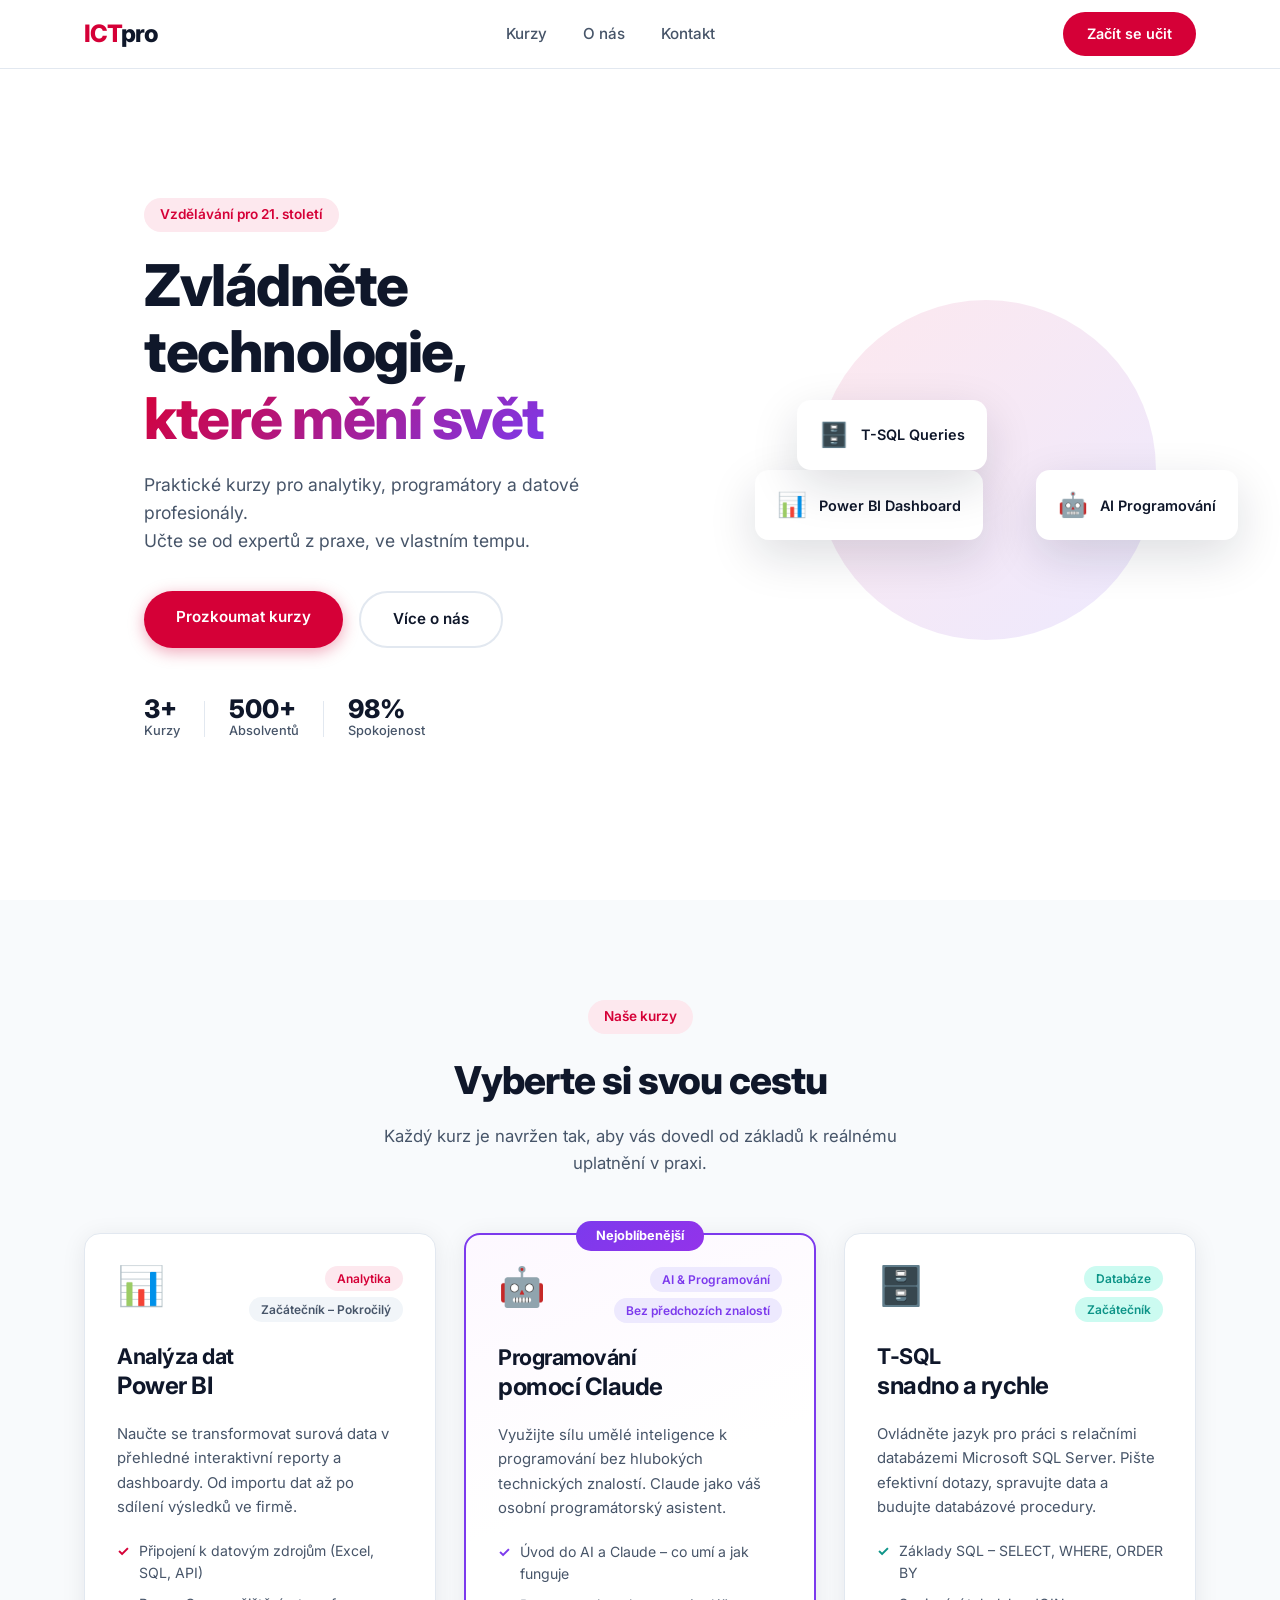
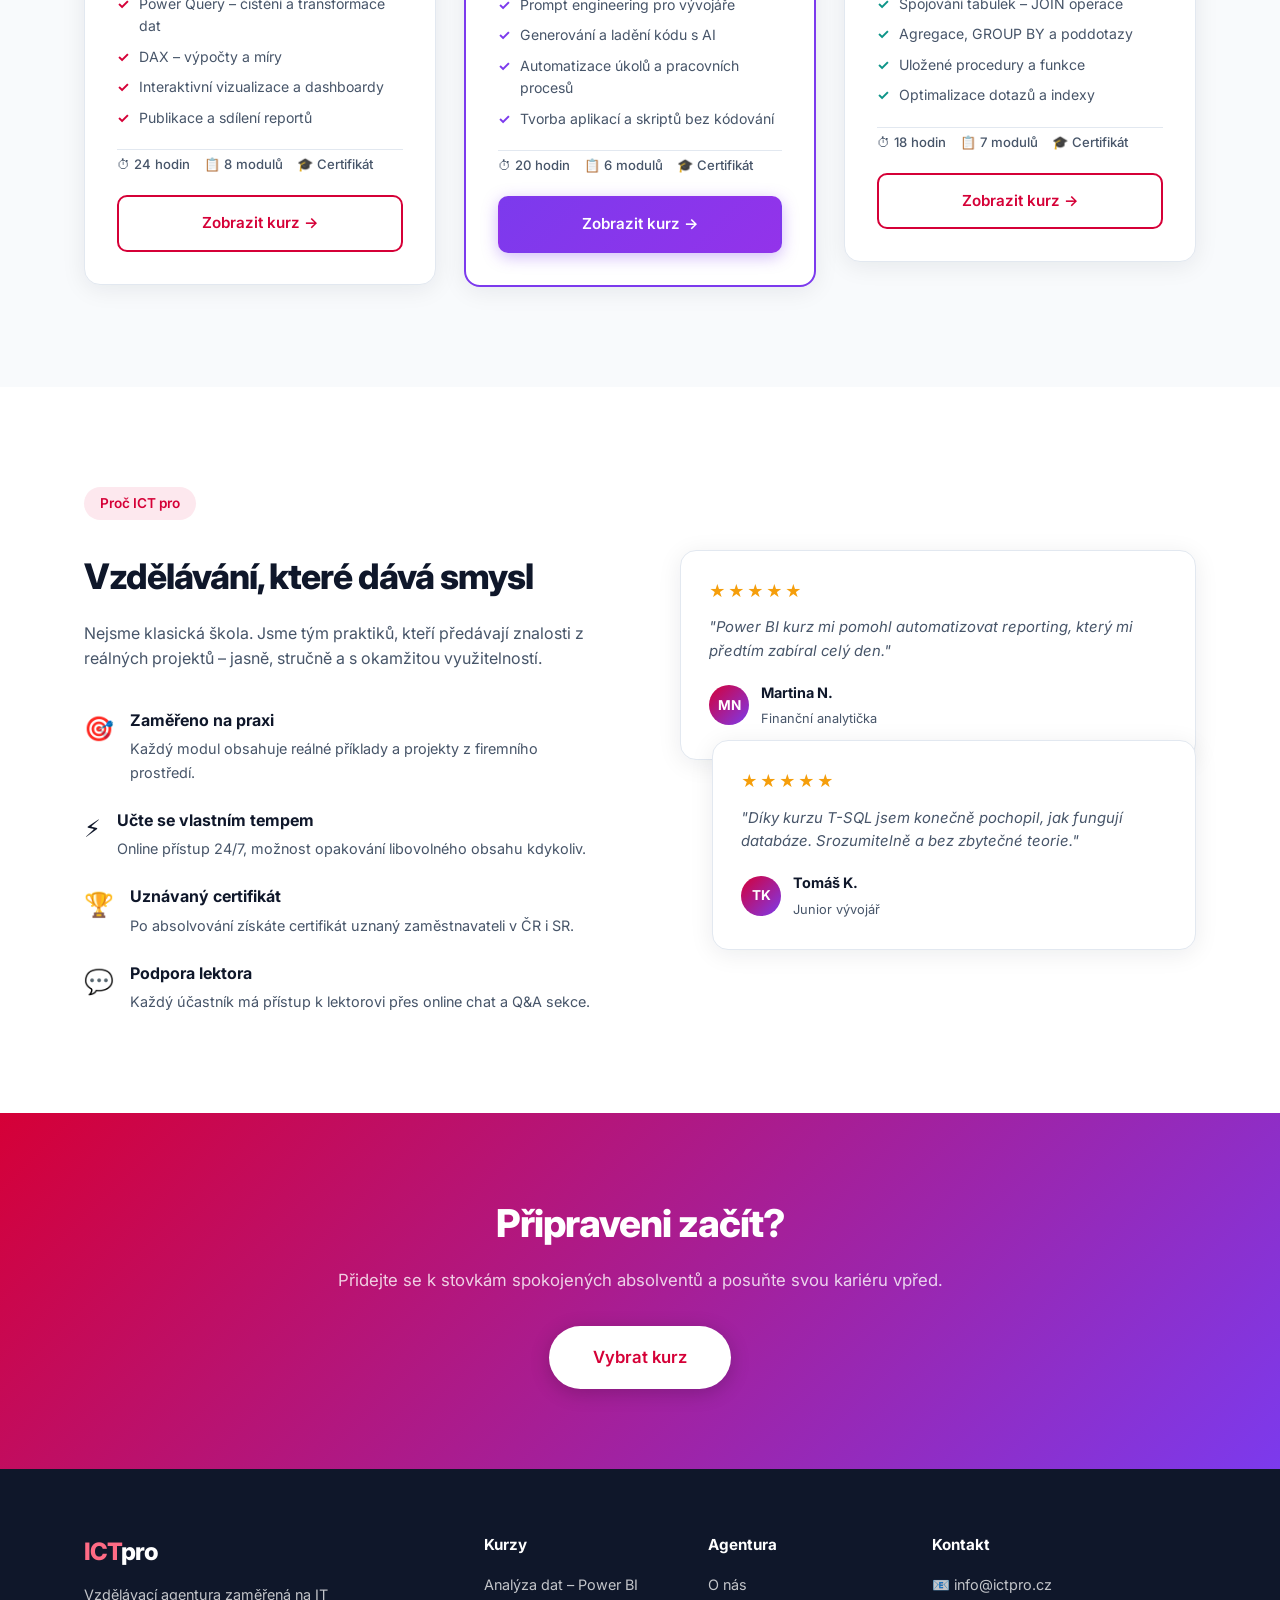
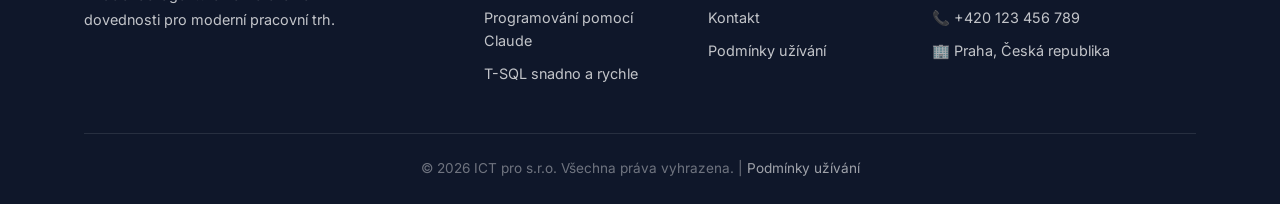
<file: index.html>
<!DOCTYPE html>
<html lang="cs">
<head>
  <meta charset="UTF-8" />
  <meta name="viewport" content="width=device-width, initial-scale=1.0" />
  <title>ICT pro – Vzdělávací agentura</title>
  <link rel="stylesheet" href="style.css" />
  <link rel="preconnect" href="https://fonts.googleapis.com" />
  <link rel="preconnect" href="https://fonts.gstatic.com" crossorigin />
  <link href="https://fonts.googleapis.com/css2?family=Inter:wght@300;400;500;600;700;800&display=swap" rel="stylesheet" />
</head>
<body>

  <!-- NAVIGATION -->
  <nav class="navbar">
    <div class="nav-inner">
      <a href="#" class="logo">
        <span class="logo-ict">ICT</span><span class="logo-pro">pro</span>
      </a>
      <ul class="nav-links">
        <li><a href="#kurzy">Kurzy</a></li>
        <li><a href="#o-nas">O nás</a></li>
        <li><a href="#kontakt">Kontakt</a></li>
      </ul>
      <a href="#kurzy" class="btn-nav">Začít se učit</a>
      <button class="hamburger" id="hamburger" aria-label="Menu">
        <span></span><span></span><span></span>
      </button>
    </div>
  </nav>

  <!-- HERO -->
  <header class="hero">
    <div class="hero-bg"></div>
    <div class="hero-content">
      <div class="badge">Vzdělávání pro 21. století</div>
      <h1>Zvládněte technologie,<br /><span class="gradient-text">které mění svět</span></h1>
      <p class="hero-sub">Praktické kurzy pro analytiky, programátory a datové profesionály.<br />Učte se od expertů z praxe, ve vlastním tempu.</p>
      <div class="hero-cta">
        <a href="#kurzy" class="btn-primary">Prozkoumat kurzy</a>
        <a href="#o-nas" class="btn-ghost">Více o nás</a>
      </div>
      <div class="hero-stats">
        <div class="stat"><span class="stat-num">3+</span><span class="stat-label">Kurzy</span></div>
        <div class="stat-divider"></div>
        <div class="stat"><span class="stat-num">500+</span><span class="stat-label">Absolventů</span></div>
        <div class="stat-divider"></div>
        <div class="stat"><span class="stat-num">98%</span><span class="stat-label">Spokojenost</span></div>
      </div>
    </div>
    <div class="hero-visual">
      <a href="kurz-powerbi.html" class="floating-card card-1">
        <div class="card-icon">📊</div>
        <div class="card-text">Power BI Dashboard</div>
      </a>
      <a href="kurz-claude.html" class="floating-card card-2">
        <div class="card-icon">🤖</div>
        <div class="card-text">AI Programování</div>
      </a>
      <a href="kurz-tsql.html" class="floating-card card-3">
        <div class="card-icon">🗄️</div>
        <div class="card-text">T-SQL Queries</div>
      </a>
      <div class="hero-circle"></div>
    </div>
  </header>

  <!-- COURSES -->
  <section class="kurzy" id="kurzy">
    <div class="container">
      <div class="section-header">
        <div class="section-badge">Naše kurzy</div>
        <h2>Vyberte si svou cestu</h2>
        <p>Každý kurz je navržen tak, aby vás dovedl od základů k reálnému uplatnění v praxi.</p>
      </div>

      <div class="courses-grid">

        <!-- Course 1: Power BI -->
        <article class="course-card" data-color="blue">
          <div class="course-top">
            <div class="course-icon">📊</div>
            <div class="course-tags">
              <span class="tag">Analytika</span>
              <span class="tag tag-level">Začátečník – Pokročilý</span>
            </div>
          </div>
          <h3>Analýza dat<br /><strong>Power BI</strong></h3>
          <p class="course-desc">Naučte se transformovat surová data v přehledné interaktivní reporty a dashboardy. Od importu dat až po sdílení výsledků ve firmě.</p>
          <ul class="course-topics">
            <li>Připojení k datovým zdrojům (Excel, SQL, API)</li>
            <li>Power Query – čištění a transformace dat</li>
            <li>DAX – výpočty a míry</li>
            <li>Interaktivní vizualizace a dashboardy</li>
            <li>Publikace a sdílení reportů</li>
          </ul>
          <div class="course-meta">
            <span class="meta-item">⏱ 24 hodin</span>
            <span class="meta-item">📋 8 modulů</span>
            <span class="meta-item">🎓 Certifikát</span>
          </div>
          <a href="kurz-powerbi.html" class="btn-course">Zobrazit kurz →</a>
        </article>

        <!-- Course 2: Claude -->
        <article class="course-card featured" data-color="purple">
          <div class="featured-badge">Nejoblíbenější</div>
          <div class="course-top">
            <div class="course-icon">🤖</div>
            <div class="course-tags">
              <span class="tag">AI &amp; Programování</span>
              <span class="tag tag-level">Bez předchozích znalostí</span>
            </div>
          </div>
          <h3>Programování<br /><strong>pomocí Claude</strong></h3>
          <p class="course-desc">Využijte sílu umělé inteligence k programování bez hlubokých technických znalostí. Claude jako váš osobní programátorský asistent.</p>
          <ul class="course-topics">
            <li>Úvod do AI a Claude – co umí a jak funguje</li>
            <li>Prompt engineering pro vývojáře</li>
            <li>Generování a ladění kódu s AI</li>
            <li>Automatizace úkolů a pracovních procesů</li>
            <li>Tvorba aplikací a skriptů bez kódování</li>
          </ul>
          <div class="course-meta">
            <span class="meta-item">⏱ 20 hodin</span>
            <span class="meta-item">📋 6 modulů</span>
            <span class="meta-item">🎓 Certifikát</span>
          </div>
          <a href="kurz-claude.html" class="btn-course btn-course-featured">Zobrazit kurz →</a>
        </article>

        <!-- Course 3: T-SQL -->
        <article class="course-card" data-color="teal">
          <div class="course-top">
            <div class="course-icon">🗄️</div>
            <div class="course-tags">
              <span class="tag">Databáze</span>
              <span class="tag tag-level">Začátečník</span>
            </div>
          </div>
          <h3>T-SQL<br /><strong>snadno a rychle</strong></h3>
          <p class="course-desc">Ovládněte jazyk pro práci s relačními databázemi Microsoft SQL Server. Pište efektivní dotazy, spravujte data a budujte databázové procedury.</p>
          <ul class="course-topics">
            <li>Základy SQL – SELECT, WHERE, ORDER BY</li>
            <li>Spojování tabulek – JOIN operace</li>
            <li>Agregace, GROUP BY a poddotazy</li>
            <li>Uložené procedury a funkce</li>
            <li>Optimalizace dotazů a indexy</li>
          </ul>
          <div class="course-meta">
            <span class="meta-item">⏱ 18 hodin</span>
            <span class="meta-item">📋 7 modulů</span>
            <span class="meta-item">🎓 Certifikát</span>
          </div>
          <a href="kurz-tsql.html" class="btn-course">Zobrazit kurz →</a>
        </article>

      </div>
    </div>
  </section>

  <!-- WHY US -->
  <section class="why-us" id="o-nas">
    <div class="container">
      <div class="why-grid">
        <div class="why-text">
          <div class="section-badge">Proč ICT pro</div>
          <h2>Vzdělávání, které dává smysl</h2>
          <p>Nejsme klasická škola. Jsme tým praktiků, kteří předávají znalosti z reálných projektů – jasně, stručně a s okamžitou využitelností.</p>
          <div class="why-features">
            <div class="feature">
              <div class="feature-icon">🎯</div>
              <div>
                <h4>Zaměřeno na praxi</h4>
                <p>Každý modul obsahuje reálné příklady a projekty z firemního prostředí.</p>
              </div>
            </div>
            <div class="feature">
              <div class="feature-icon">⚡</div>
              <div>
                <h4>Učte se vlastním tempem</h4>
                <p>Online přístup 24/7, možnost opakování libovolného obsahu kdykoliv.</p>
              </div>
            </div>
            <div class="feature">
              <div class="feature-icon">🏆</div>
              <div>
                <h4>Uznávaný certifikát</h4>
                <p>Po absolvování získáte certifikát uznaný zaměstnavateli v ČR i SR.</p>
              </div>
            </div>
            <div class="feature">
              <div class="feature-icon">💬</div>
              <div>
                <h4>Podpora lektora</h4>
                <p>Každý účastník má přístup k lektorovi přes online chat a Q&amp;A sekce.</p>
              </div>
            </div>
          </div>
        </div>
        <div class="why-visual">
          <div class="testimonial-stack">
            <div class="testimonial">
              <div class="stars">★★★★★</div>
              <p>"Power BI kurz mi pomohl automatizovat reporting, který mi předtím zabíral celý den."</p>
              <div class="testimonial-author">
                <div class="author-avatar">MN</div>
                <div><strong>Martina N.</strong><br /><small>Finanční analytička</small></div>
              </div>
            </div>
            <div class="testimonial testimonial-2">
              <div class="stars">★★★★★</div>
              <p>"Díky kurzu T-SQL jsem konečně pochopil, jak fungují databáze. Srozumitelně a bez zbytečné teorie."</p>
              <div class="testimonial-author">
                <div class="author-avatar">TK</div>
                <div><strong>Tomáš K.</strong><br /><small>Junior vývojář</small></div>
              </div>
            </div>
          </div>
        </div>
      </div>
    </div>
  </section>

  <!-- CTA BANNER -->
  <section class="cta-banner">
    <div class="container">
      <div class="cta-inner">
        <h2>Připraveni začít?</h2>
        <p>Přidejte se k stovkám spokojených absolventů a posuňte svou kariéru vpřed.</p>
        <a href="#kurzy" class="btn-primary btn-large">Vybrat kurz</a>
      </div>
    </div>
  </section>

  <!-- FOOTER -->
  <footer class="footer" id="kontakt">
    <div class="container">
      <div class="footer-grid">
        <div class="footer-brand">
          <a href="#" class="logo">
            <span class="logo-ict">ICT</span><span class="logo-pro">pro</span>
          </a>
          <p>Vzdělávací agentura zaměřená na IT dovednosti pro moderní pracovní trh.</p>
        </div>
        <div class="footer-col">
          <h4>Kurzy</h4>
          <ul>
            <li><a href="kurz-powerbi.html">Analýza dat – Power BI</a></li>
            <li><a href="kurz-claude.html">Programování pomocí Claude</a></li>
            <li><a href="kurz-tsql.html">T-SQL snadno a rychle</a></li>
          </ul>
        </div>
        <div class="footer-col">
          <h4>Agentura</h4>
          <ul>
            <li><a href="#o-nas">O nás</a></li>
            <li><a href="#kontakt">Kontakt</a></li>
            <li><a href="podminky-uzivani.html">Podmínky užívání</a></li>
          </ul>
        </div>
        <div class="footer-col">
          <h4>Kontakt</h4>
          <ul>
            <li>📧 info@ictpro.cz</li>
            <li>📞 +420 123 456 789</li>
            <li>🏢 Praha, Česká republika</li>
          </ul>
        </div>
      </div>
      <div class="footer-bottom">
        <p>&copy; 2026 ICT pro s.r.o. Všechna práva vyhrazena. | <a href="podminky-uzivani.html" style="color:rgba(255,255,255,.6);">Podmínky užívání</a></p>
      </div>
    </div>
  </footer>

  <script src="main.js"></script>
</body>
</html>
</file>
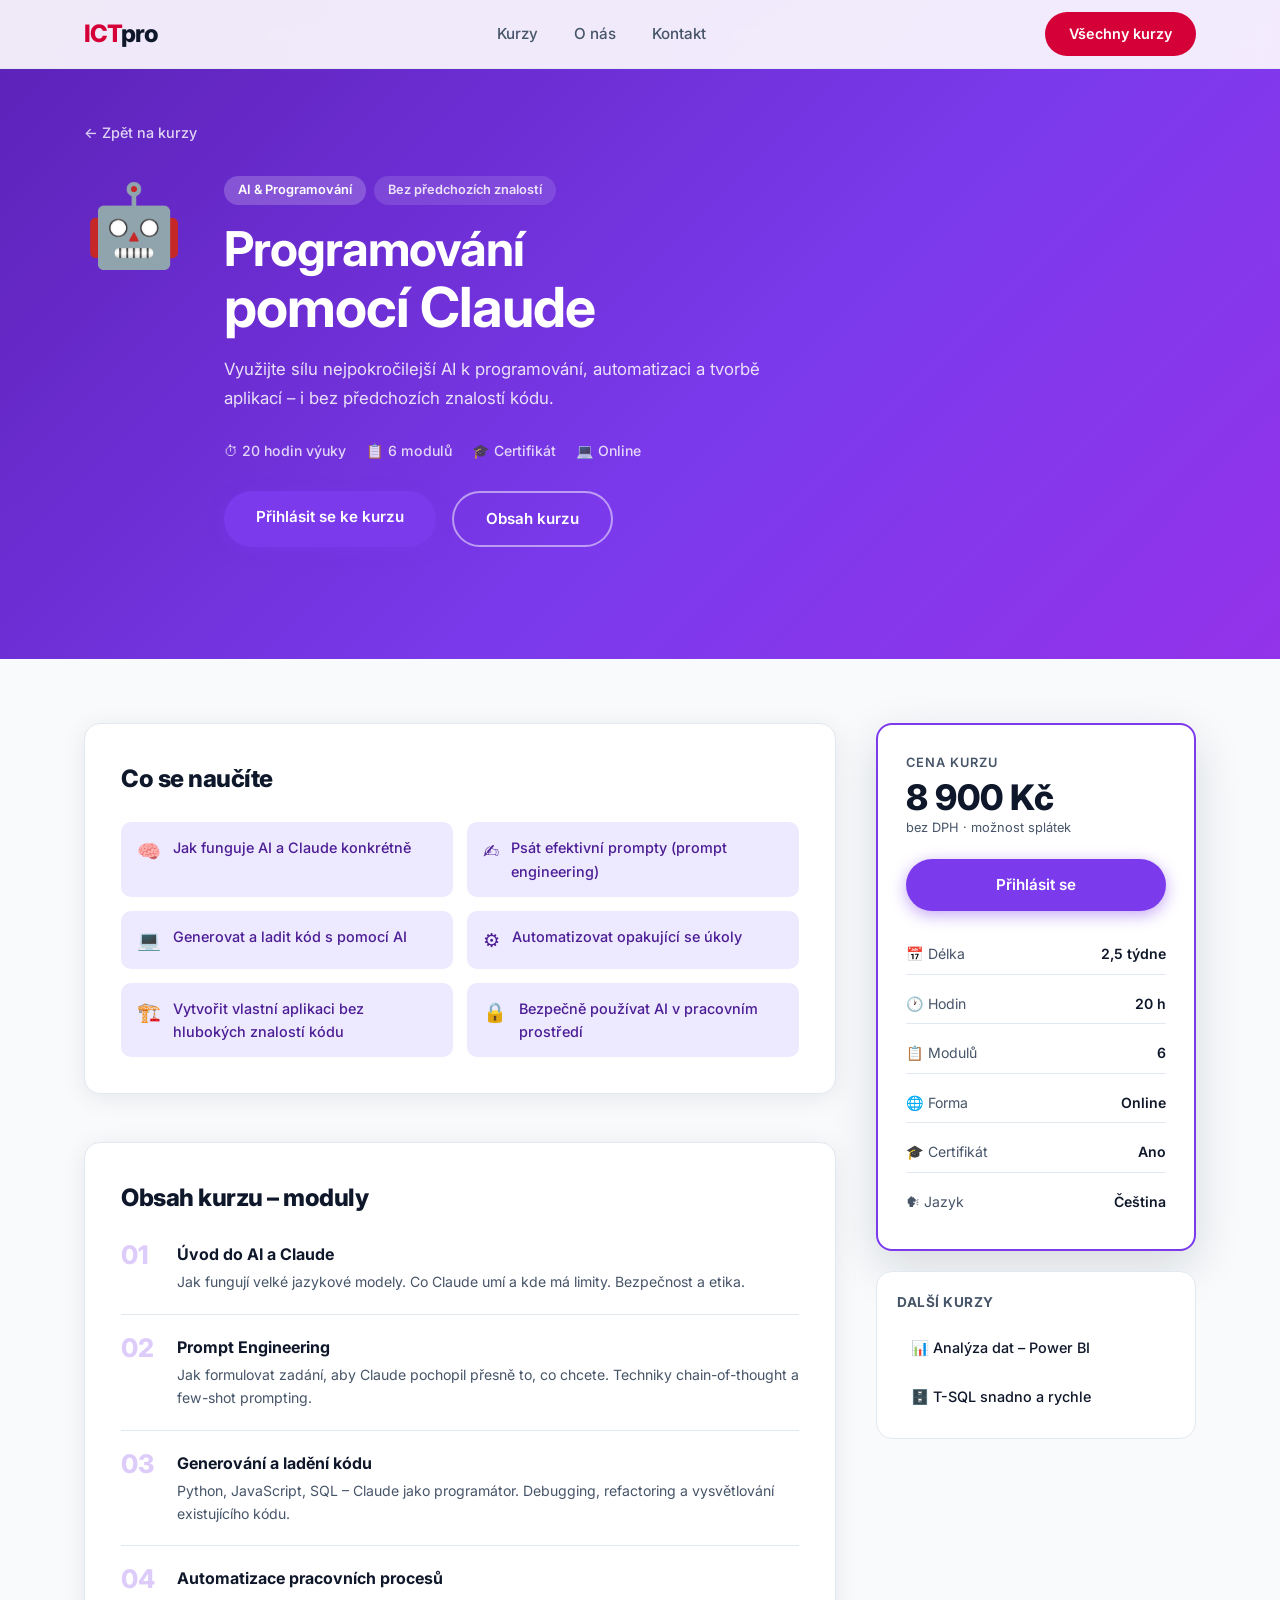
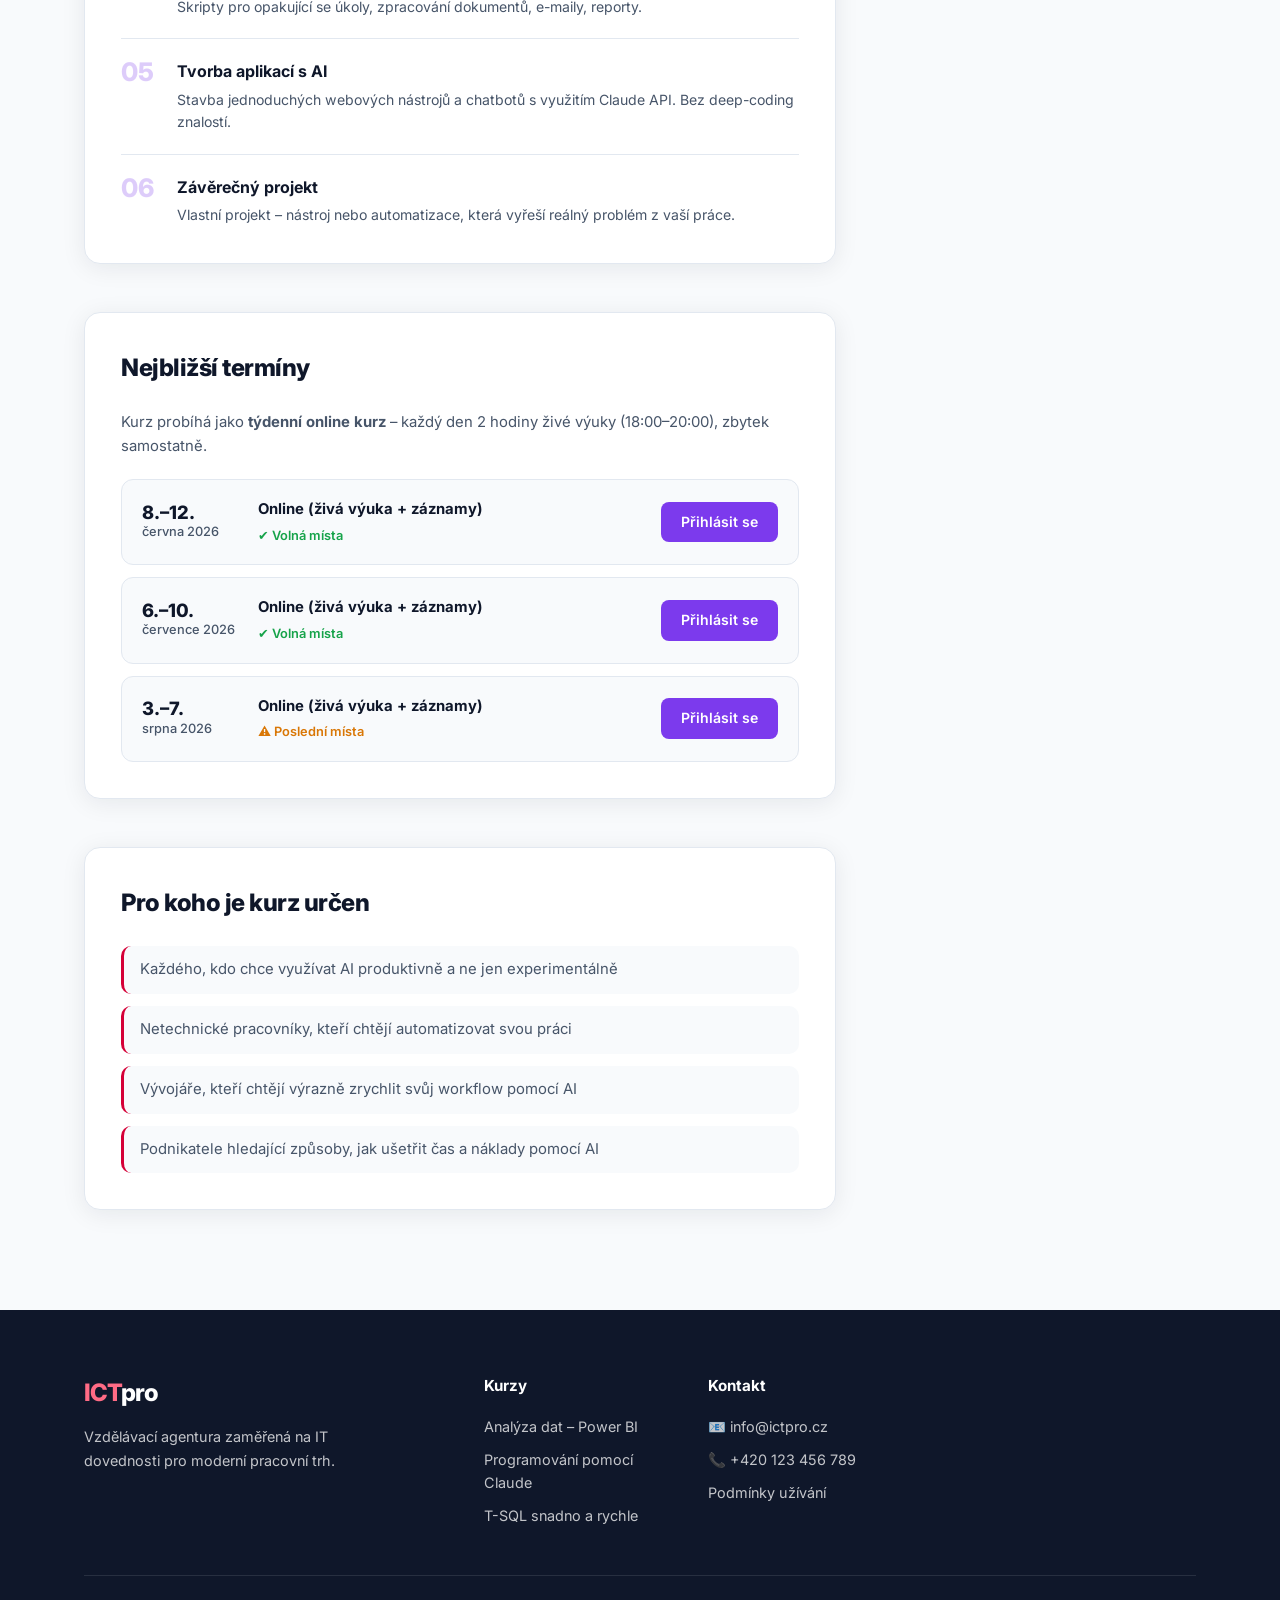
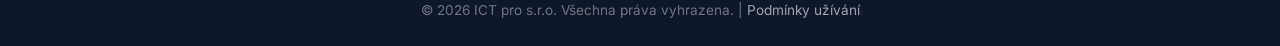
<file: kurz-claude.html>
<!DOCTYPE html>
<html lang="cs">
<head>
  <meta charset="UTF-8" />
  <meta name="viewport" content="width=device-width, initial-scale=1.0" />
  <title>Programování pomocí Claude | ICT pro</title>
  <link rel="stylesheet" href="style.css" />
  <link rel="stylesheet" href="kurz.css" />
  <link href="https://fonts.googleapis.com/css2?family=Inter:wght@300;400;500;600;700;800&display=swap" rel="stylesheet" />
</head>
<body>

  <nav class="navbar">
    <div class="nav-inner">
      <a href="index.html" class="logo"><span class="logo-ict">ICT</span><span class="logo-pro">pro</span></a>
      <ul class="nav-links">
        <li><a href="index.html#kurzy">Kurzy</a></li>
        <li><a href="index.html#o-nas">O nás</a></li>
        <li><a href="index.html#kontakt">Kontakt</a></li>
      </ul>
      <a href="index.html#kurzy" class="btn-nav">Všechny kurzy</a>
      <button class="hamburger" id="hamburger" aria-label="Menu"><span></span><span></span><span></span></button>
    </div>
  </nav>

  <div class="kurz-hero kurz-hero-purple">
    <div class="container">
      <a href="index.html#kurzy" class="back-link">← Zpět na kurzy</a>
      <div class="kurz-hero-content">
        <div class="kurz-icon-big">🤖</div>
        <div>
          <div class="kurz-tags">
            <span class="tag tag-purple">AI &amp; Programování</span>
            <span class="tag tag-level">Bez předchozích znalostí</span>
          </div>
          <h1>Programování<br /><strong>pomocí Claude</strong></h1>
          <p class="kurz-sub">Využijte sílu nejpokročilejší AI k programování, automatizaci a tvorbě aplikací – i bez předchozích znalostí kódu.</p>
          <div class="kurz-meta-bar">
            <span>⏱ 20 hodin výuky</span>
            <span>📋 6 modulů</span>
            <span>🎓 Certifikát</span>
            <span>💻 Online</span>
          </div>
          <div class="hero-cta">
            <a href="index.html#kontakt" class="btn-primary btn-purple">Přihlásit se ke kurzu</a>
            <a href="#obsah" class="btn-ghost">Obsah kurzu</a>
          </div>
        </div>
      </div>
    </div>
  </div>

  <section class="kurz-body">
    <div class="container kurz-layout">
      <div class="kurz-main">

        <div class="kurz-section" id="obsah">
          <h2>Co se naučíte</h2>
          <div class="outcomes-grid">
            <div class="outcome outcome-purple"><span>🧠</span> Jak funguje AI a Claude konkrétně</div>
            <div class="outcome outcome-purple"><span>✍️</span> Psát efektivní prompty (prompt engineering)</div>
            <div class="outcome outcome-purple"><span>💻</span> Generovat a ladit kód s pomocí AI</div>
            <div class="outcome outcome-purple"><span>⚙️</span> Automatizovat opakující se úkoly</div>
            <div class="outcome outcome-purple"><span>🏗️</span> Vytvořit vlastní aplikaci bez hlubokých znalostí kódu</div>
            <div class="outcome outcome-purple"><span>🔒</span> Bezpečně používat AI v pracovním prostředí</div>
          </div>
        </div>

        <div class="kurz-section">
          <h2>Obsah kurzu – moduly</h2>
          <div class="modules">
            <div class="module module-purple">
              <div class="module-num">01</div>
              <div class="module-content">
                <h4>Úvod do AI a Claude</h4>
                <p>Jak fungují velké jazykové modely. Co Claude umí a kde má limity. Bezpečnost a etika.</p>
              </div>
            </div>
            <div class="module module-purple">
              <div class="module-num">02</div>
              <div class="module-content">
                <h4>Prompt Engineering</h4>
                <p>Jak formulovat zadání, aby Claude pochopil přesně to, co chcete. Techniky chain-of-thought a few-shot prompting.</p>
              </div>
            </div>
            <div class="module module-purple">
              <div class="module-num">03</div>
              <div class="module-content">
                <h4>Generování a ladění kódu</h4>
                <p>Python, JavaScript, SQL – Claude jako programátor. Debugging, refactoring a vysvětlování existujícího kódu.</p>
              </div>
            </div>
            <div class="module module-purple">
              <div class="module-num">04</div>
              <div class="module-content">
                <h4>Automatizace pracovních procesů</h4>
                <p>Skripty pro opakující se úkoly, zpracování dokumentů, e-maily, reporty.</p>
              </div>
            </div>
            <div class="module module-purple">
              <div class="module-num">05</div>
              <div class="module-content">
                <h4>Tvorba aplikací s AI</h4>
                <p>Stavba jednoduchých webových nástrojů a chatbotů s využitím Claude API. Bez deep-coding znalostí.</p>
              </div>
            </div>
            <div class="module module-purple">
              <div class="module-num">06</div>
              <div class="module-content">
                <h4>Závěrečný projekt</h4>
                <p>Vlastní projekt – nástroj nebo automatizace, která vyřeší reálný problém z vaší práce.</p>
              </div>
            </div>
          </div>
        </div>

        <div class="kurz-section">
          <h2>Nejbližší termíny</h2>
          <p class="terminy-note">Kurz probíhá jako <strong>týdenní online kurz</strong> – každý den 2 hodiny živé výuky (18:00–20:00), zbytek samostatně.</p>
          <div class="terminy">
            <div class="termin">
              <div class="termin-date">
                <span class="termin-day">8.–12.</span>
                <span class="termin-month">června 2026</span>
              </div>
              <div class="termin-info">
                <strong>Online (živá výuka + záznamy)</strong>
                <span class="termin-spots spots-ok">✔ Volná místa</span>
              </div>
              <a href="index.html#kontakt" class="btn-termin btn-termin-purple">Přihlásit se</a>
            </div>
            <div class="termin">
              <div class="termin-date">
                <span class="termin-day">6.–10.</span>
                <span class="termin-month">července 2026</span>
              </div>
              <div class="termin-info">
                <strong>Online (živá výuka + záznamy)</strong>
                <span class="termin-spots spots-ok">✔ Volná místa</span>
              </div>
              <a href="index.html#kontakt" class="btn-termin btn-termin-purple">Přihlásit se</a>
            </div>
            <div class="termin">
              <div class="termin-date">
                <span class="termin-day">3.–7.</span>
                <span class="termin-month">srpna 2026</span>
              </div>
              <div class="termin-info">
                <strong>Online (živá výuka + záznamy)</strong>
                <span class="termin-spots spots-few">⚠ Poslední místa</span>
              </div>
              <a href="index.html#kontakt" class="btn-termin btn-termin-purple">Přihlásit se</a>
            </div>
          </div>
        </div>

        <div class="kurz-section">
          <h2>Pro koho je kurz určen</h2>
          <ul class="for-who">
            <li>Každého, kdo chce využívat AI produktivně a ne jen experimentálně</li>
            <li>Netechnické pracovníky, kteří chtějí automatizovat svou práci</li>
            <li>Vývojáře, kteří chtějí výrazně zrychlit svůj workflow pomocí AI</li>
            <li>Podnikatele hledající způsoby, jak ušetřit čas a náklady pomocí AI</li>
          </ul>
        </div>

      </div>

      <aside class="kurz-sidebar">
        <div class="sidebar-card sidebar-card-purple">
          <div class="price-label">Cena kurzu</div>
          <div class="price">8 900 Kč</div>
          <div class="price-note">bez DPH · možnost splátek</div>
          <a href="index.html#kontakt" class="btn-primary btn-purple" style="display:block;text-align:center;margin-top:20px">Přihlásit se</a>
          <div class="sidebar-details">
            <div class="sd-row"><span>📅 Délka</span><strong>2,5 týdne</strong></div>
            <div class="sd-row"><span>🕐 Hodin</span><strong>20 h</strong></div>
            <div class="sd-row"><span>📋 Modulů</span><strong>6</strong></div>
            <div class="sd-row"><span>🌐 Forma</span><strong>Online</strong></div>
            <div class="sd-row"><span>🎓 Certifikát</span><strong>Ano</strong></div>
            <div class="sd-row"><span>🗣 Jazyk</span><strong>Čeština</strong></div>
          </div>
        </div>
        <div class="sidebar-other">
          <h4>Další kurzy</h4>
          <a href="kurz-powerbi.html" class="other-course">📊 Analýza dat – Power BI</a>
          <a href="kurz-tsql.html" class="other-course">🗄️ T-SQL snadno a rychle</a>
        </div>
      </aside>
    </div>
  </section>

  <footer class="footer" id="kontakt">
    <div class="container">
      <div class="footer-grid">
        <div class="footer-brand">
          <a href="index.html" class="logo"><span class="logo-ict">ICT</span><span class="logo-pro">pro</span></a>
          <p>Vzdělávací agentura zaměřená na IT dovednosti pro moderní pracovní trh.</p>
        </div>
        <div class="footer-col">
          <h4>Kurzy</h4>
          <ul>
            <li><a href="kurz-powerbi.html">Analýza dat – Power BI</a></li>
            <li><a href="kurz-claude.html">Programování pomocí Claude</a></li>
            <li><a href="kurz-tsql.html">T-SQL snadno a rychle</a></li>
          </ul>
        </div>
        <div class="footer-col">
          <h4>Kontakt</h4>
          <ul>
            <li>📧 info@ictpro.cz</li>
            <li>📞 +420 123 456 789</li>
            <li><a href="podminky-uzivani.html">Podmínky užívání</a></li>
          </ul>
        </div>
      </div>
      <div class="footer-bottom"><p>&copy; 2026 ICT pro s.r.o. Všechna práva vyhrazena. | <a href="podminky-uzivani.html" style="color:rgba(255,255,255,.6);">Podmínky užívání</a></p></div>
    </div>
  </footer>

  <script src="main.js"></script>
</body>
</html>
</file>
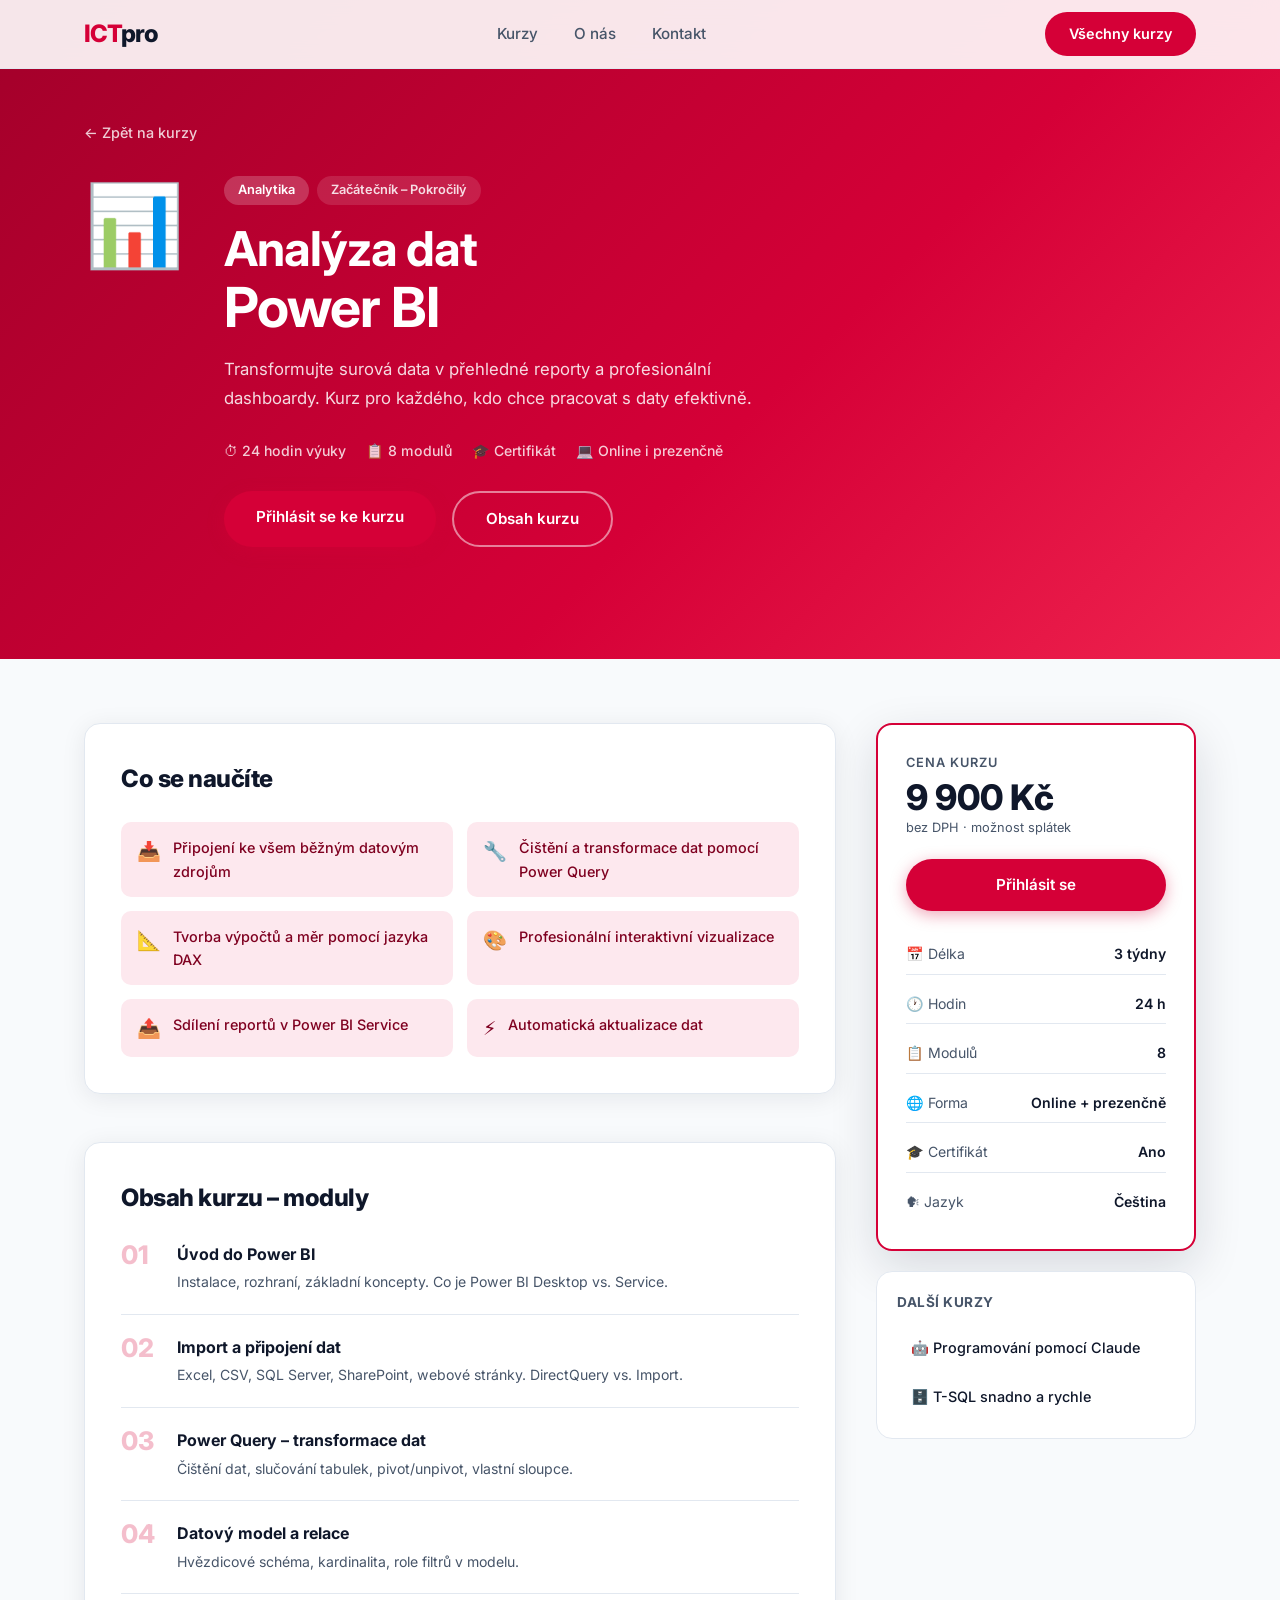
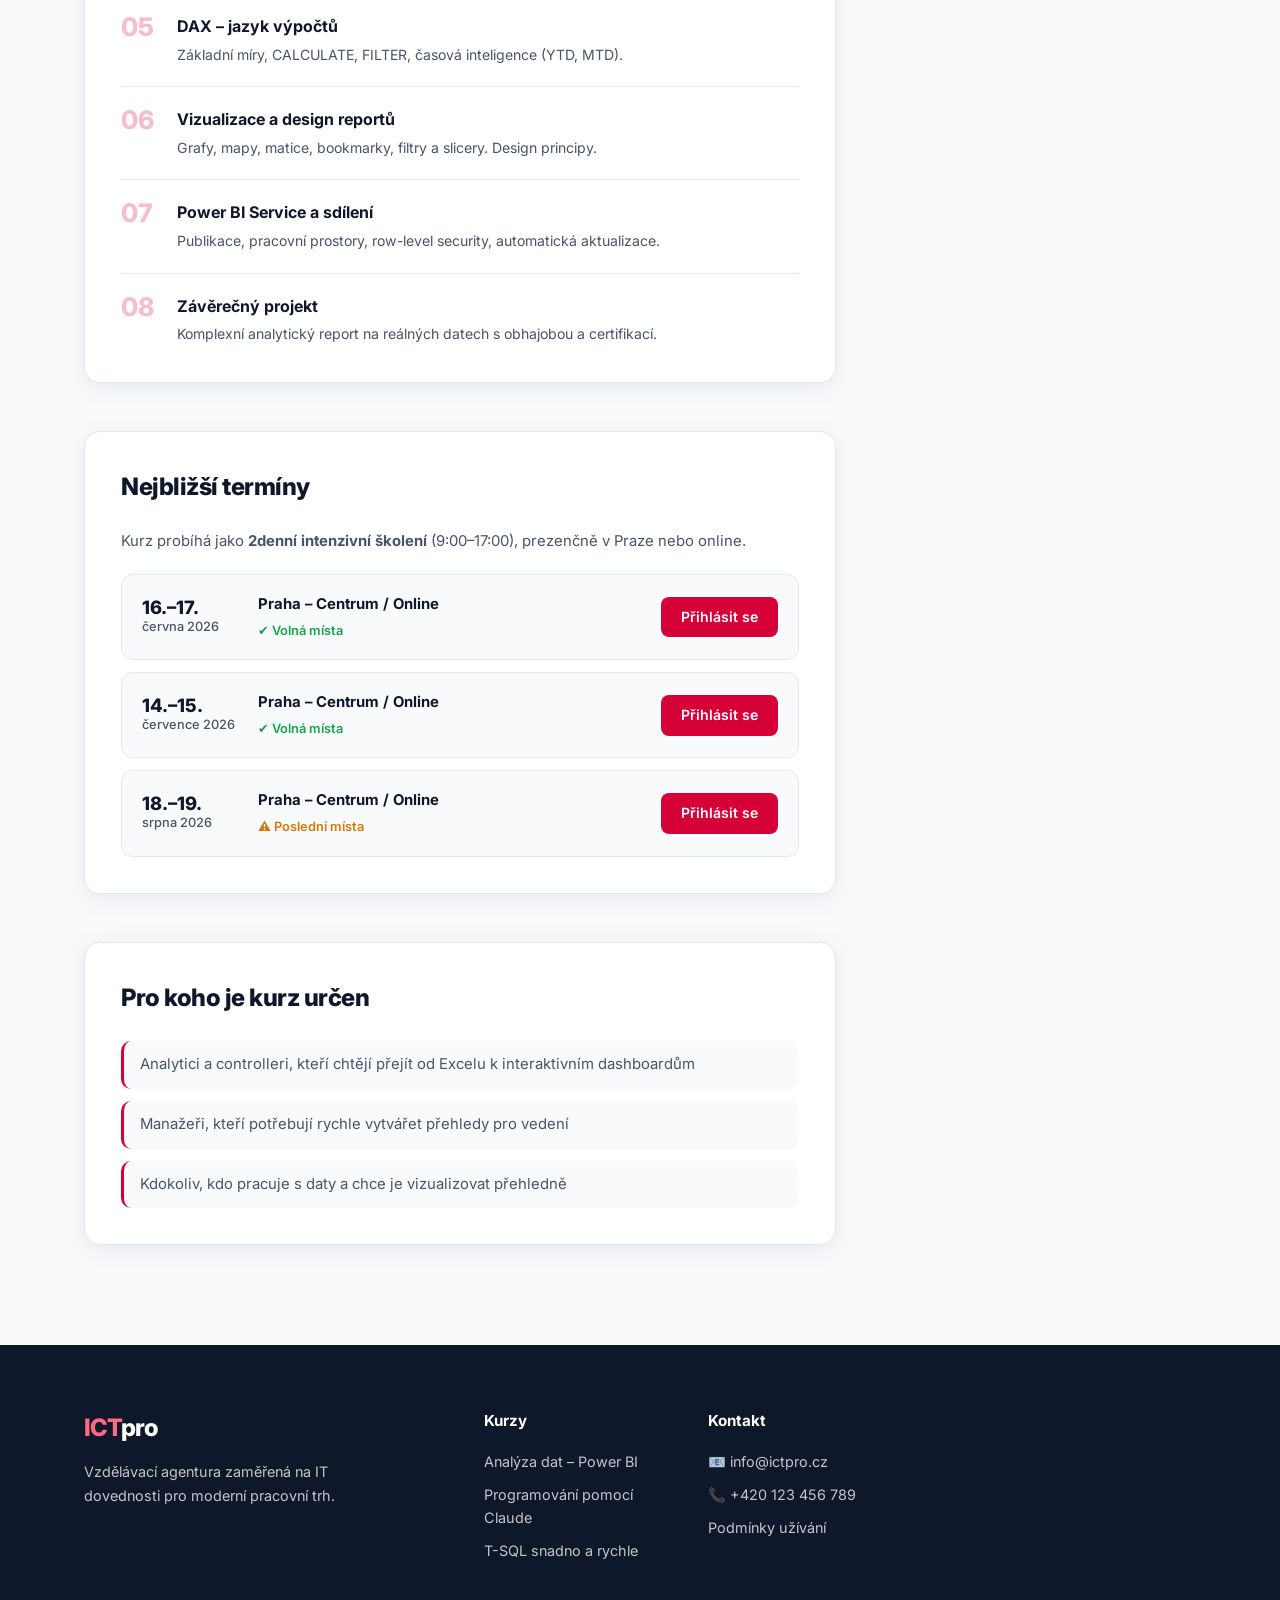
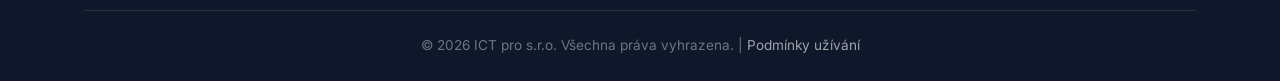
<file: kurz-powerbi.html>
<!DOCTYPE html>
<html lang="cs">
<head>
  <meta charset="UTF-8" />
  <meta name="viewport" content="width=device-width, initial-scale=1.0" />
  <title>Analýza dat – Power BI | ICT pro</title>
  <link rel="stylesheet" href="style.css" />
  <link rel="stylesheet" href="kurz.css" />
  <link href="https://fonts.googleapis.com/css2?family=Inter:wght@300;400;500;600;700;800&display=swap" rel="stylesheet" />
</head>
<body>

  <nav class="navbar">
    <div class="nav-inner">
      <a href="index.html" class="logo"><span class="logo-ict">ICT</span><span class="logo-pro">pro</span></a>
      <ul class="nav-links">
        <li><a href="index.html#kurzy">Kurzy</a></li>
        <li><a href="index.html#o-nas">O nás</a></li>
        <li><a href="index.html#kontakt">Kontakt</a></li>
      </ul>
      <a href="index.html#kurzy" class="btn-nav">Všechny kurzy</a>
      <button class="hamburger" id="hamburger" aria-label="Menu"><span></span><span></span><span></span></button>
    </div>
  </nav>

  <!-- COURSE HERO -->
  <div class="kurz-hero kurz-hero-blue">
    <div class="container">
      <a href="index.html#kurzy" class="back-link">← Zpět na kurzy</a>
      <div class="kurz-hero-content">
        <div class="kurz-icon-big">📊</div>
        <div>
          <div class="kurz-tags">
            <span class="tag">Analytika</span>
            <span class="tag tag-level">Začátečník – Pokročilý</span>
          </div>
          <h1>Analýza dat<br /><strong>Power BI</strong></h1>
          <p class="kurz-sub">Transformujte surová data v přehledné reporty a profesionální dashboardy. Kurz pro každého, kdo chce pracovat s daty efektivně.</p>
          <div class="kurz-meta-bar">
            <span>⏱ 24 hodin výuky</span>
            <span>📋 8 modulů</span>
            <span>🎓 Certifikát</span>
            <span>💻 Online i prezenčně</span>
          </div>
          <div class="hero-cta">
            <a href="index.html#kontakt" class="btn-primary">Přihlásit se ke kurzu</a>
            <a href="#obsah" class="btn-ghost">Obsah kurzu</a>
          </div>
        </div>
      </div>
    </div>
  </div>

  <!-- COURSE CONTENT -->
  <section class="kurz-body">
    <div class="container kurz-layout">

      <!-- MAIN -->
      <div class="kurz-main">

        <div class="kurz-section" id="obsah">
          <h2>Co se naučíte</h2>
          <div class="outcomes-grid">
            <div class="outcome"><span>📥</span> Připojení ke všem běžným datovým zdrojům</div>
            <div class="outcome"><span>🔧</span> Čištění a transformace dat pomocí Power Query</div>
            <div class="outcome"><span>📐</span> Tvorba výpočtů a měr pomocí jazyka DAX</div>
            <div class="outcome"><span>🎨</span> Profesionální interaktivní vizualizace</div>
            <div class="outcome"><span>📤</span> Sdílení reportů v Power BI Service</div>
            <div class="outcome"><span>⚡</span> Automatická aktualizace dat</div>
          </div>
        </div>

        <div class="kurz-section">
          <h2>Obsah kurzu – moduly</h2>
          <div class="modules">
            <div class="module">
              <div class="module-num">01</div>
              <div class="module-content">
                <h4>Úvod do Power BI</h4>
                <p>Instalace, rozhraní, základní koncepty. Co je Power BI Desktop vs. Service.</p>
              </div>
            </div>
            <div class="module">
              <div class="module-num">02</div>
              <div class="module-content">
                <h4>Import a připojení dat</h4>
                <p>Excel, CSV, SQL Server, SharePoint, webové stránky. DirectQuery vs. Import.</p>
              </div>
            </div>
            <div class="module">
              <div class="module-num">03</div>
              <div class="module-content">
                <h4>Power Query – transformace dat</h4>
                <p>Čištění dat, slučování tabulek, pivot/unpivot, vlastní sloupce.</p>
              </div>
            </div>
            <div class="module">
              <div class="module-num">04</div>
              <div class="module-content">
                <h4>Datový model a relace</h4>
                <p>Hvězdicové schéma, kardinalita, role filtrů v modelu.</p>
              </div>
            </div>
            <div class="module">
              <div class="module-num">05</div>
              <div class="module-content">
                <h4>DAX – jazyk výpočtů</h4>
                <p>Základní míry, CALCULATE, FILTER, časová inteligence (YTD, MTD).</p>
              </div>
            </div>
            <div class="module">
              <div class="module-num">06</div>
              <div class="module-content">
                <h4>Vizualizace a design reportů</h4>
                <p>Grafy, mapy, matice, bookmarky, filtry a slicery. Design principy.</p>
              </div>
            </div>
            <div class="module">
              <div class="module-num">07</div>
              <div class="module-content">
                <h4>Power BI Service a sdílení</h4>
                <p>Publikace, pracovní prostory, row-level security, automatická aktualizace.</p>
              </div>
            </div>
            <div class="module">
              <div class="module-num">08</div>
              <div class="module-content">
                <h4>Závěrečný projekt</h4>
                <p>Komplexní analytický report na reálných datech s obhajobou a certifikací.</p>
              </div>
            </div>
          </div>
        </div>

        <div class="kurz-section">
          <h2>Nejbližší termíny</h2>
          <p class="terminy-note">Kurz probíhá jako <strong>2denní intenzivní školení</strong> (9:00–17:00), prezenčně v Praze nebo online.</p>
          <div class="terminy">
            <div class="termin">
              <div class="termin-date">
                <span class="termin-day">16.–17.</span>
                <span class="termin-month">června 2026</span>
              </div>
              <div class="termin-info">
                <strong>Praha – Centrum / Online</strong>
                <span class="termin-spots spots-ok">✔ Volná místa</span>
              </div>
              <a href="index.html#kontakt" class="btn-termin">Přihlásit se</a>
            </div>
            <div class="termin">
              <div class="termin-date">
                <span class="termin-day">14.–15.</span>
                <span class="termin-month">července 2026</span>
              </div>
              <div class="termin-info">
                <strong>Praha – Centrum / Online</strong>
                <span class="termin-spots spots-ok">✔ Volná místa</span>
              </div>
              <a href="index.html#kontakt" class="btn-termin">Přihlásit se</a>
            </div>
            <div class="termin">
              <div class="termin-date">
                <span class="termin-day">18.–19.</span>
                <span class="termin-month">srpna 2026</span>
              </div>
              <div class="termin-info">
                <strong>Praha – Centrum / Online</strong>
                <span class="termin-spots spots-few">⚠ Poslední místa</span>
              </div>
              <a href="index.html#kontakt" class="btn-termin">Přihlásit se</a>
            </div>
          </div>
        </div>

        <div class="kurz-section">
          <h2>Pro koho je kurz určen</h2>
          <ul class="for-who">
            <li>Analytici a controlleri, kteří chtějí přejít od Excelu k interaktivním dashboardům</li>
            <li>Manažeři, kteří potřebují rychle vytvářet přehledy pro vedení</li>
            <li>Kdokoliv, kdo pracuje s daty a chce je vizualizovat přehledně</li>
          </ul>
        </div>

      </div>

      <!-- SIDEBAR -->
      <aside class="kurz-sidebar">
        <div class="sidebar-card">
          <div class="price-label">Cena kurzu</div>
          <div class="price">9 900 Kč</div>
          <div class="price-note">bez DPH · možnost splátek</div>
          <a href="index.html#kontakt" class="btn-primary" style="display:block;text-align:center;margin-top:20px">Přihlásit se</a>
          <div class="sidebar-details">
            <div class="sd-row"><span>📅 Délka</span><strong>3 týdny</strong></div>
            <div class="sd-row"><span>🕐 Hodin</span><strong>24 h</strong></div>
            <div class="sd-row"><span>📋 Modulů</span><strong>8</strong></div>
            <div class="sd-row"><span>🌐 Forma</span><strong>Online + prezenčně</strong></div>
            <div class="sd-row"><span>🎓 Certifikát</span><strong>Ano</strong></div>
            <div class="sd-row"><span>🗣 Jazyk</span><strong>Čeština</strong></div>
          </div>
        </div>
        <div class="sidebar-other">
          <h4>Další kurzy</h4>
          <a href="kurz-claude.html" class="other-course">🤖 Programování pomocí Claude</a>
          <a href="kurz-tsql.html" class="other-course">🗄️ T-SQL snadno a rychle</a>
        </div>
      </aside>

    </div>
  </section>

  <footer class="footer" id="kontakt">
    <div class="container">
      <div class="footer-grid">
        <div class="footer-brand">
          <a href="index.html" class="logo"><span class="logo-ict">ICT</span><span class="logo-pro">pro</span></a>
          <p>Vzdělávací agentura zaměřená na IT dovednosti pro moderní pracovní trh.</p>
        </div>
        <div class="footer-col">
          <h4>Kurzy</h4>
          <ul>
            <li><a href="kurz-powerbi.html">Analýza dat – Power BI</a></li>
            <li><a href="kurz-claude.html">Programování pomocí Claude</a></li>
            <li><a href="kurz-tsql.html">T-SQL snadno a rychle</a></li>
          </ul>
        </div>
        <div class="footer-col">
          <h4>Kontakt</h4>
          <ul>
            <li>📧 info@ictpro.cz</li>
            <li>📞 +420 123 456 789</li>
            <li><a href="podminky-uzivani.html">Podmínky užívání</a></li>
          </ul>
        </div>
      </div>
      <div class="footer-bottom"><p>&copy; 2026 ICT pro s.r.o. Všechna práva vyhrazena. | <a href="podminky-uzivani.html" style="color:rgba(255,255,255,.6);">Podmínky užívání</a></p></div>
    </div>
  </footer>

  <script src="main.js"></script>
</body>
</html>
</file>
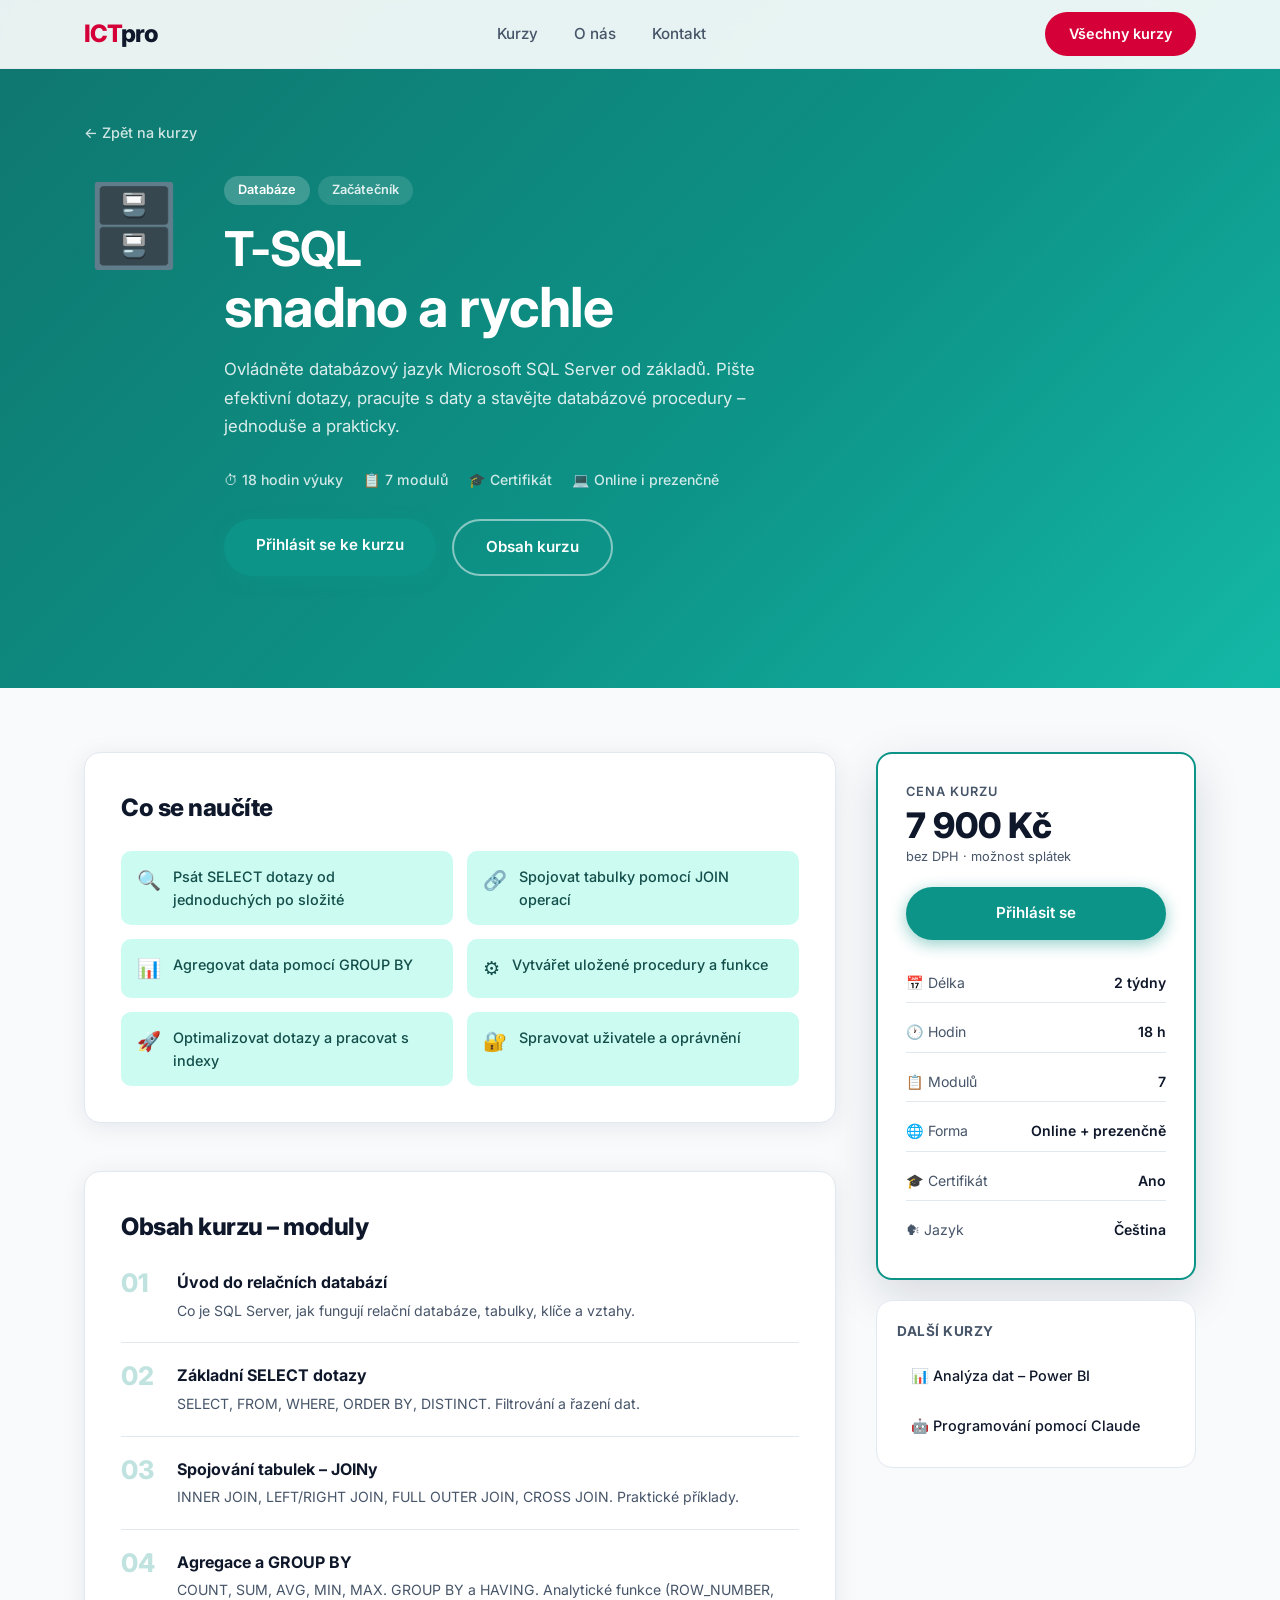
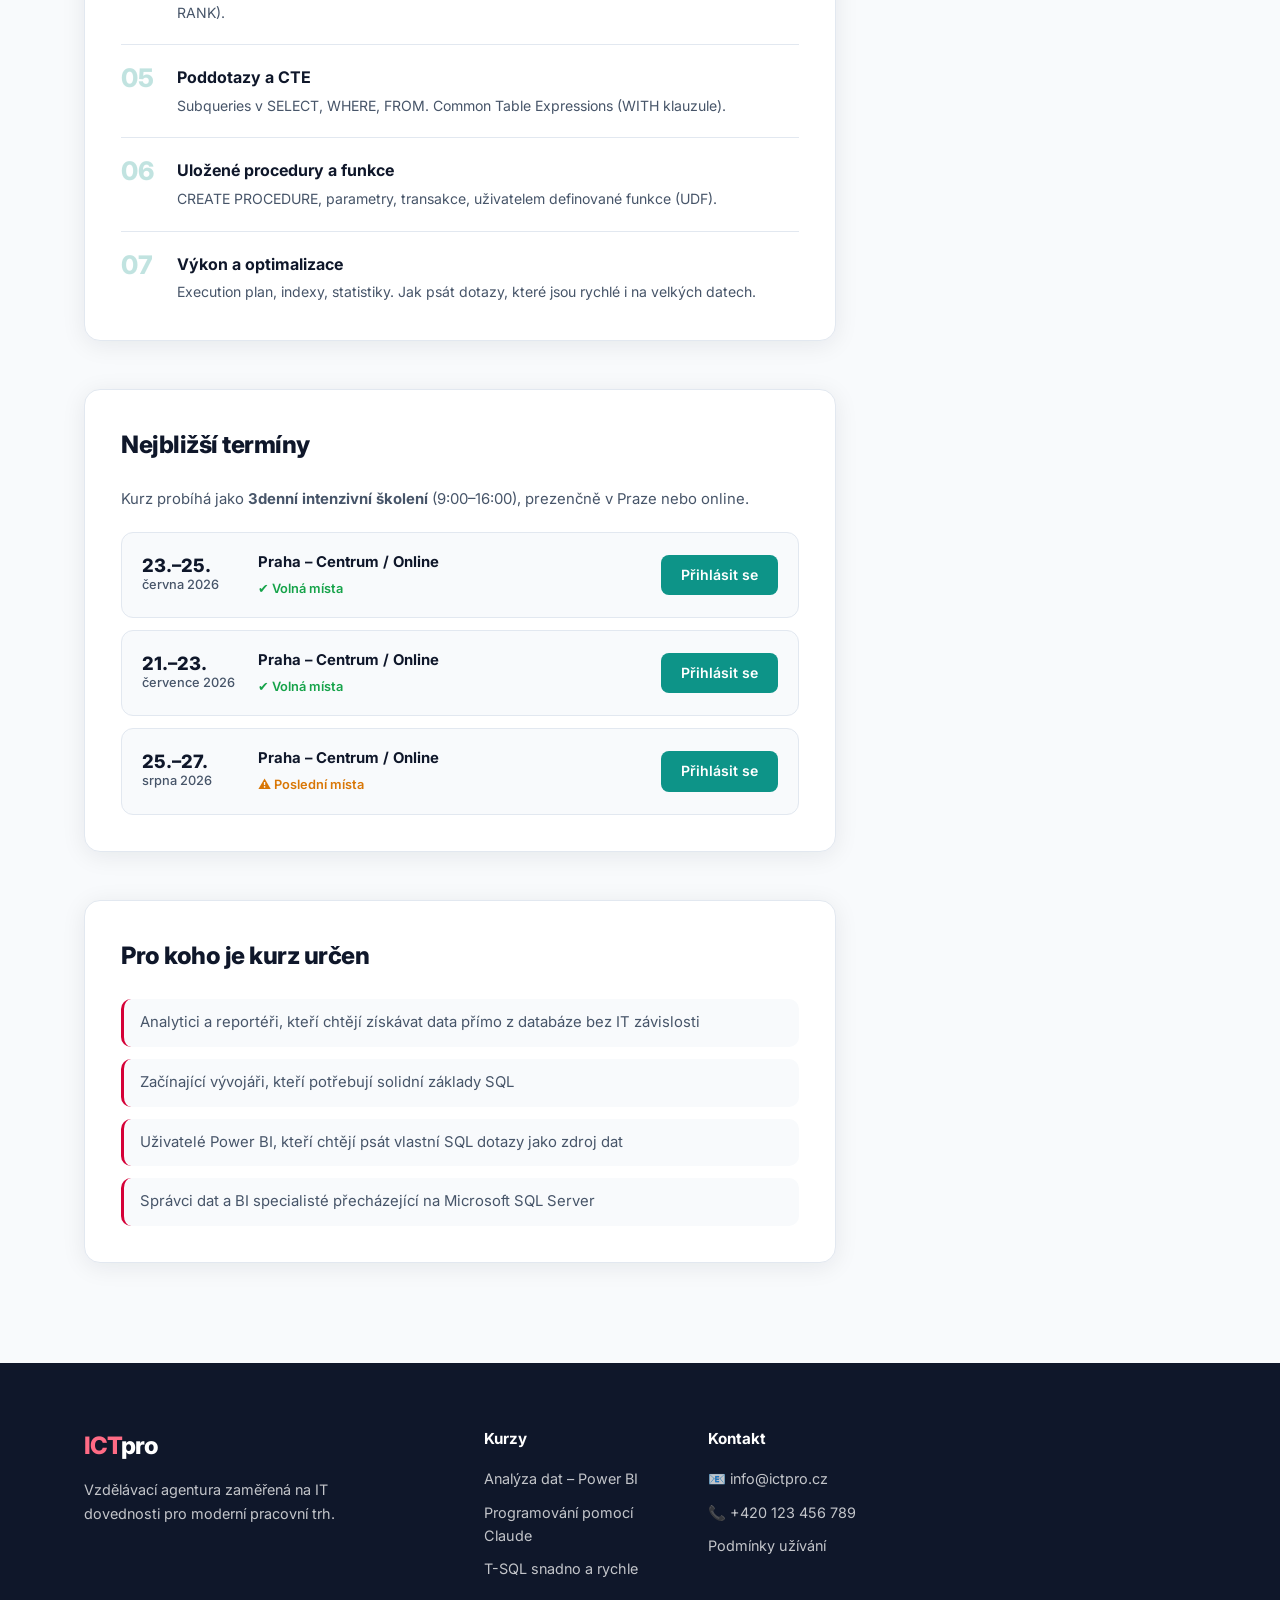
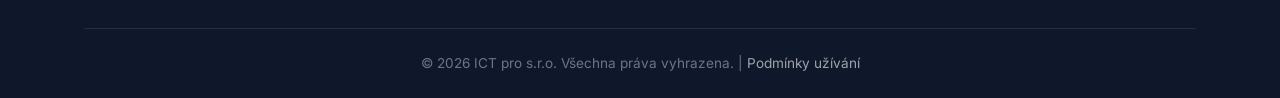
<file: kurz-tsql.html>
<!DOCTYPE html>
<html lang="cs">
<head>
  <meta charset="UTF-8" />
  <meta name="viewport" content="width=device-width, initial-scale=1.0" />
  <title>T-SQL snadno a rychle | ICT pro</title>
  <link rel="stylesheet" href="style.css" />
  <link rel="stylesheet" href="kurz.css" />
  <link href="https://fonts.googleapis.com/css2?family=Inter:wght@300;400;500;600;700;800&display=swap" rel="stylesheet" />
</head>
<body>

  <nav class="navbar">
    <div class="nav-inner">
      <a href="index.html" class="logo"><span class="logo-ict">ICT</span><span class="logo-pro">pro</span></a>
      <ul class="nav-links">
        <li><a href="index.html#kurzy">Kurzy</a></li>
        <li><a href="index.html#o-nas">O nás</a></li>
        <li><a href="index.html#kontakt">Kontakt</a></li>
      </ul>
      <a href="index.html#kurzy" class="btn-nav">Všechny kurzy</a>
      <button class="hamburger" id="hamburger" aria-label="Menu"><span></span><span></span><span></span></button>
    </div>
  </nav>

  <div class="kurz-hero kurz-hero-teal">
    <div class="container">
      <a href="index.html#kurzy" class="back-link">← Zpět na kurzy</a>
      <div class="kurz-hero-content">
        <div class="kurz-icon-big">🗄️</div>
        <div>
          <div class="kurz-tags">
            <span class="tag tag-teal">Databáze</span>
            <span class="tag tag-level">Začátečník</span>
          </div>
          <h1>T-SQL<br /><strong>snadno a rychle</strong></h1>
          <p class="kurz-sub">Ovládněte databázový jazyk Microsoft SQL Server od základů. Pište efektivní dotazy, pracujte s daty a stavějte databázové procedury – jednoduše a prakticky.</p>
          <div class="kurz-meta-bar">
            <span>⏱ 18 hodin výuky</span>
            <span>📋 7 modulů</span>
            <span>🎓 Certifikát</span>
            <span>💻 Online i prezenčně</span>
          </div>
          <div class="hero-cta">
            <a href="index.html#kontakt" class="btn-primary btn-teal">Přihlásit se ke kurzu</a>
            <a href="#obsah" class="btn-ghost">Obsah kurzu</a>
          </div>
        </div>
      </div>
    </div>
  </div>

  <section class="kurz-body">
    <div class="container kurz-layout">
      <div class="kurz-main">

        <div class="kurz-section" id="obsah">
          <h2>Co se naučíte</h2>
          <div class="outcomes-grid">
            <div class="outcome outcome-teal"><span>🔍</span> Psát SELECT dotazy od jednoduchých po složité</div>
            <div class="outcome outcome-teal"><span>🔗</span> Spojovat tabulky pomocí JOIN operací</div>
            <div class="outcome outcome-teal"><span>📊</span> Agregovat data pomocí GROUP BY</div>
            <div class="outcome outcome-teal"><span>⚙️</span> Vytvářet uložené procedury a funkce</div>
            <div class="outcome outcome-teal"><span>🚀</span> Optimalizovat dotazy a pracovat s indexy</div>
            <div class="outcome outcome-teal"><span>🔐</span> Spravovat uživatele a oprávnění</div>
          </div>
        </div>

        <div class="kurz-section">
          <h2>Obsah kurzu – moduly</h2>
          <div class="modules">
            <div class="module module-teal">
              <div class="module-num">01</div>
              <div class="module-content">
                <h4>Úvod do relačních databází</h4>
                <p>Co je SQL Server, jak fungují relační databáze, tabulky, klíče a vztahy.</p>
              </div>
            </div>
            <div class="module module-teal">
              <div class="module-num">02</div>
              <div class="module-content">
                <h4>Základní SELECT dotazy</h4>
                <p>SELECT, FROM, WHERE, ORDER BY, DISTINCT. Filtrování a řazení dat.</p>
              </div>
            </div>
            <div class="module module-teal">
              <div class="module-num">03</div>
              <div class="module-content">
                <h4>Spojování tabulek – JOINy</h4>
                <p>INNER JOIN, LEFT/RIGHT JOIN, FULL OUTER JOIN, CROSS JOIN. Praktické příklady.</p>
              </div>
            </div>
            <div class="module module-teal">
              <div class="module-num">04</div>
              <div class="module-content">
                <h4>Agregace a GROUP BY</h4>
                <p>COUNT, SUM, AVG, MIN, MAX. GROUP BY a HAVING. Analytické funkce (ROW_NUMBER, RANK).</p>
              </div>
            </div>
            <div class="module module-teal">
              <div class="module-num">05</div>
              <div class="module-content">
                <h4>Poddotazy a CTE</h4>
                <p>Subqueries v SELECT, WHERE, FROM. Common Table Expressions (WITH klauzule).</p>
              </div>
            </div>
            <div class="module module-teal">
              <div class="module-num">06</div>
              <div class="module-content">
                <h4>Uložené procedury a funkce</h4>
                <p>CREATE PROCEDURE, parametry, transakce, uživatelem definované funkce (UDF).</p>
              </div>
            </div>
            <div class="module module-teal">
              <div class="module-num">07</div>
              <div class="module-content">
                <h4>Výkon a optimalizace</h4>
                <p>Execution plan, indexy, statistiky. Jak psát dotazy, které jsou rychlé i na velkých datech.</p>
              </div>
            </div>
          </div>
        </div>

        <div class="kurz-section">
          <h2>Nejbližší termíny</h2>
          <p class="terminy-note">Kurz probíhá jako <strong>3denní intenzivní školení</strong> (9:00–16:00), prezenčně v Praze nebo online.</p>
          <div class="terminy">
            <div class="termin">
              <div class="termin-date">
                <span class="termin-day">23.–25.</span>
                <span class="termin-month">června 2026</span>
              </div>
              <div class="termin-info">
                <strong>Praha – Centrum / Online</strong>
                <span class="termin-spots spots-ok">✔ Volná místa</span>
              </div>
              <a href="index.html#kontakt" class="btn-termin btn-termin-teal">Přihlásit se</a>
            </div>
            <div class="termin">
              <div class="termin-date">
                <span class="termin-day">21.–23.</span>
                <span class="termin-month">července 2026</span>
              </div>
              <div class="termin-info">
                <strong>Praha – Centrum / Online</strong>
                <span class="termin-spots spots-ok">✔ Volná místa</span>
              </div>
              <a href="index.html#kontakt" class="btn-termin btn-termin-teal">Přihlásit se</a>
            </div>
            <div class="termin">
              <div class="termin-date">
                <span class="termin-day">25.–27.</span>
                <span class="termin-month">srpna 2026</span>
              </div>
              <div class="termin-info">
                <strong>Praha – Centrum / Online</strong>
                <span class="termin-spots spots-few">⚠ Poslední místa</span>
              </div>
              <a href="index.html#kontakt" class="btn-termin btn-termin-teal">Přihlásit se</a>
            </div>
          </div>
        </div>

        <div class="kurz-section">
          <h2>Pro koho je kurz určen</h2>
          <ul class="for-who">
            <li>Analytici a reportéři, kteří chtějí získávat data přímo z databáze bez IT závislosti</li>
            <li>Začínající vývojáři, kteří potřebují solidní základy SQL</li>
            <li>Uživatelé Power BI, kteří chtějí psát vlastní SQL dotazy jako zdroj dat</li>
            <li>Správci dat a BI specialisté přecházející na Microsoft SQL Server</li>
          </ul>
        </div>

      </div>

      <aside class="kurz-sidebar">
        <div class="sidebar-card sidebar-card-teal">
          <div class="price-label">Cena kurzu</div>
          <div class="price">7 900 Kč</div>
          <div class="price-note">bez DPH · možnost splátek</div>
          <a href="index.html#kontakt" class="btn-primary btn-teal" style="display:block;text-align:center;margin-top:20px">Přihlásit se</a>
          <div class="sidebar-details">
            <div class="sd-row"><span>📅 Délka</span><strong>2 týdny</strong></div>
            <div class="sd-row"><span>🕐 Hodin</span><strong>18 h</strong></div>
            <div class="sd-row"><span>📋 Modulů</span><strong>7</strong></div>
            <div class="sd-row"><span>🌐 Forma</span><strong>Online + prezenčně</strong></div>
            <div class="sd-row"><span>🎓 Certifikát</span><strong>Ano</strong></div>
            <div class="sd-row"><span>🗣 Jazyk</span><strong>Čeština</strong></div>
          </div>
        </div>
        <div class="sidebar-other">
          <h4>Další kurzy</h4>
          <a href="kurz-powerbi.html" class="other-course">📊 Analýza dat – Power BI</a>
          <a href="kurz-claude.html" class="other-course">🤖 Programování pomocí Claude</a>
        </div>
      </aside>
    </div>
  </section>

  <footer class="footer" id="kontakt">
    <div class="container">
      <div class="footer-grid">
        <div class="footer-brand">
          <a href="index.html" class="logo"><span class="logo-ict">ICT</span><span class="logo-pro">pro</span></a>
          <p>Vzdělávací agentura zaměřená na IT dovednosti pro moderní pracovní trh.</p>
        </div>
        <div class="footer-col">
          <h4>Kurzy</h4>
          <ul>
            <li><a href="kurz-powerbi.html">Analýza dat – Power BI</a></li>
            <li><a href="kurz-claude.html">Programování pomocí Claude</a></li>
            <li><a href="kurz-tsql.html">T-SQL snadno a rychle</a></li>
          </ul>
        </div>
        <div class="footer-col">
          <h4>Kontakt</h4>
          <ul>
            <li>📧 info@ictpro.cz</li>
            <li>📞 +420 123 456 789</li>
            <li><a href="podminky-uzivani.html">Podmínky užívání</a></li>
          </ul>
        </div>
      </div>
      <div class="footer-bottom"><p>&copy; 2026 ICT pro s.r.o. Všechna práva vyhrazena. | <a href="podminky-uzivani.html" style="color:rgba(255,255,255,.6);">Podmínky užívání</a></p></div>
    </div>
  </footer>

  <script src="main.js"></script>
</body>
</html>
</file>
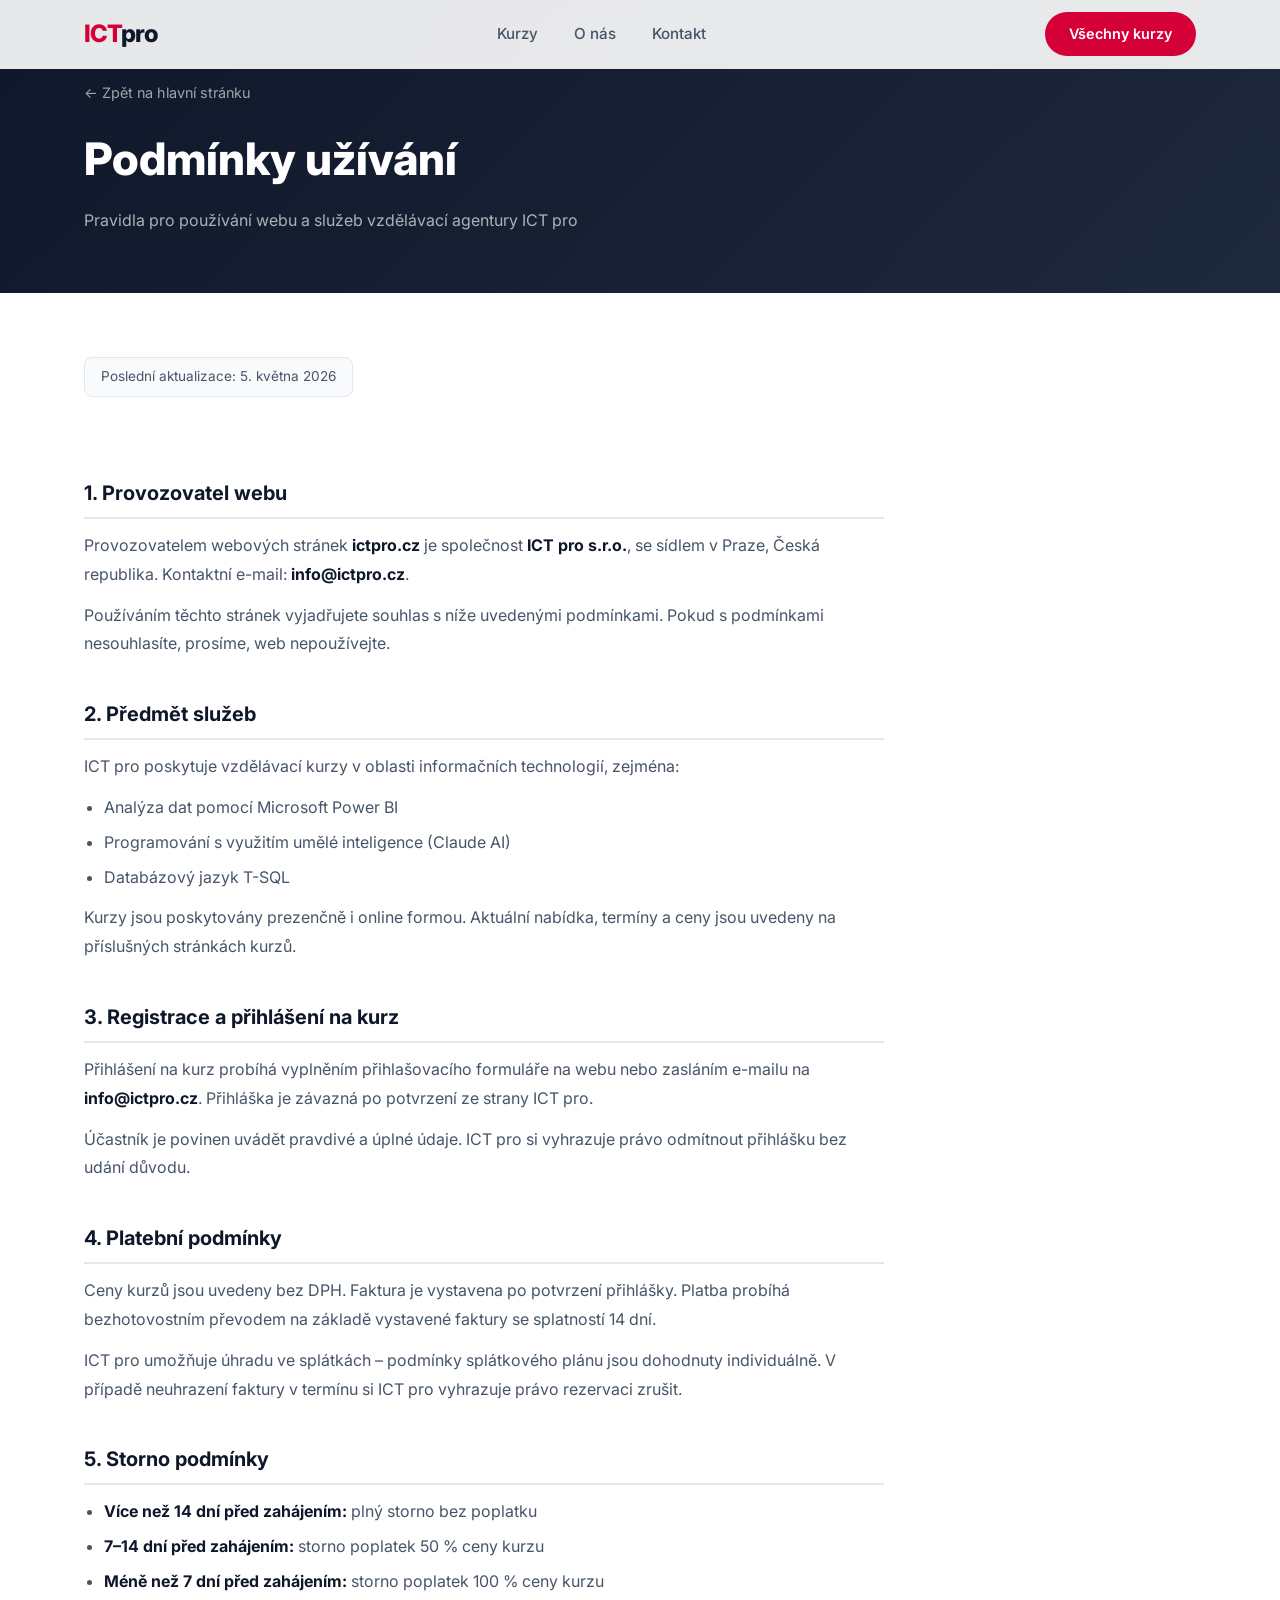
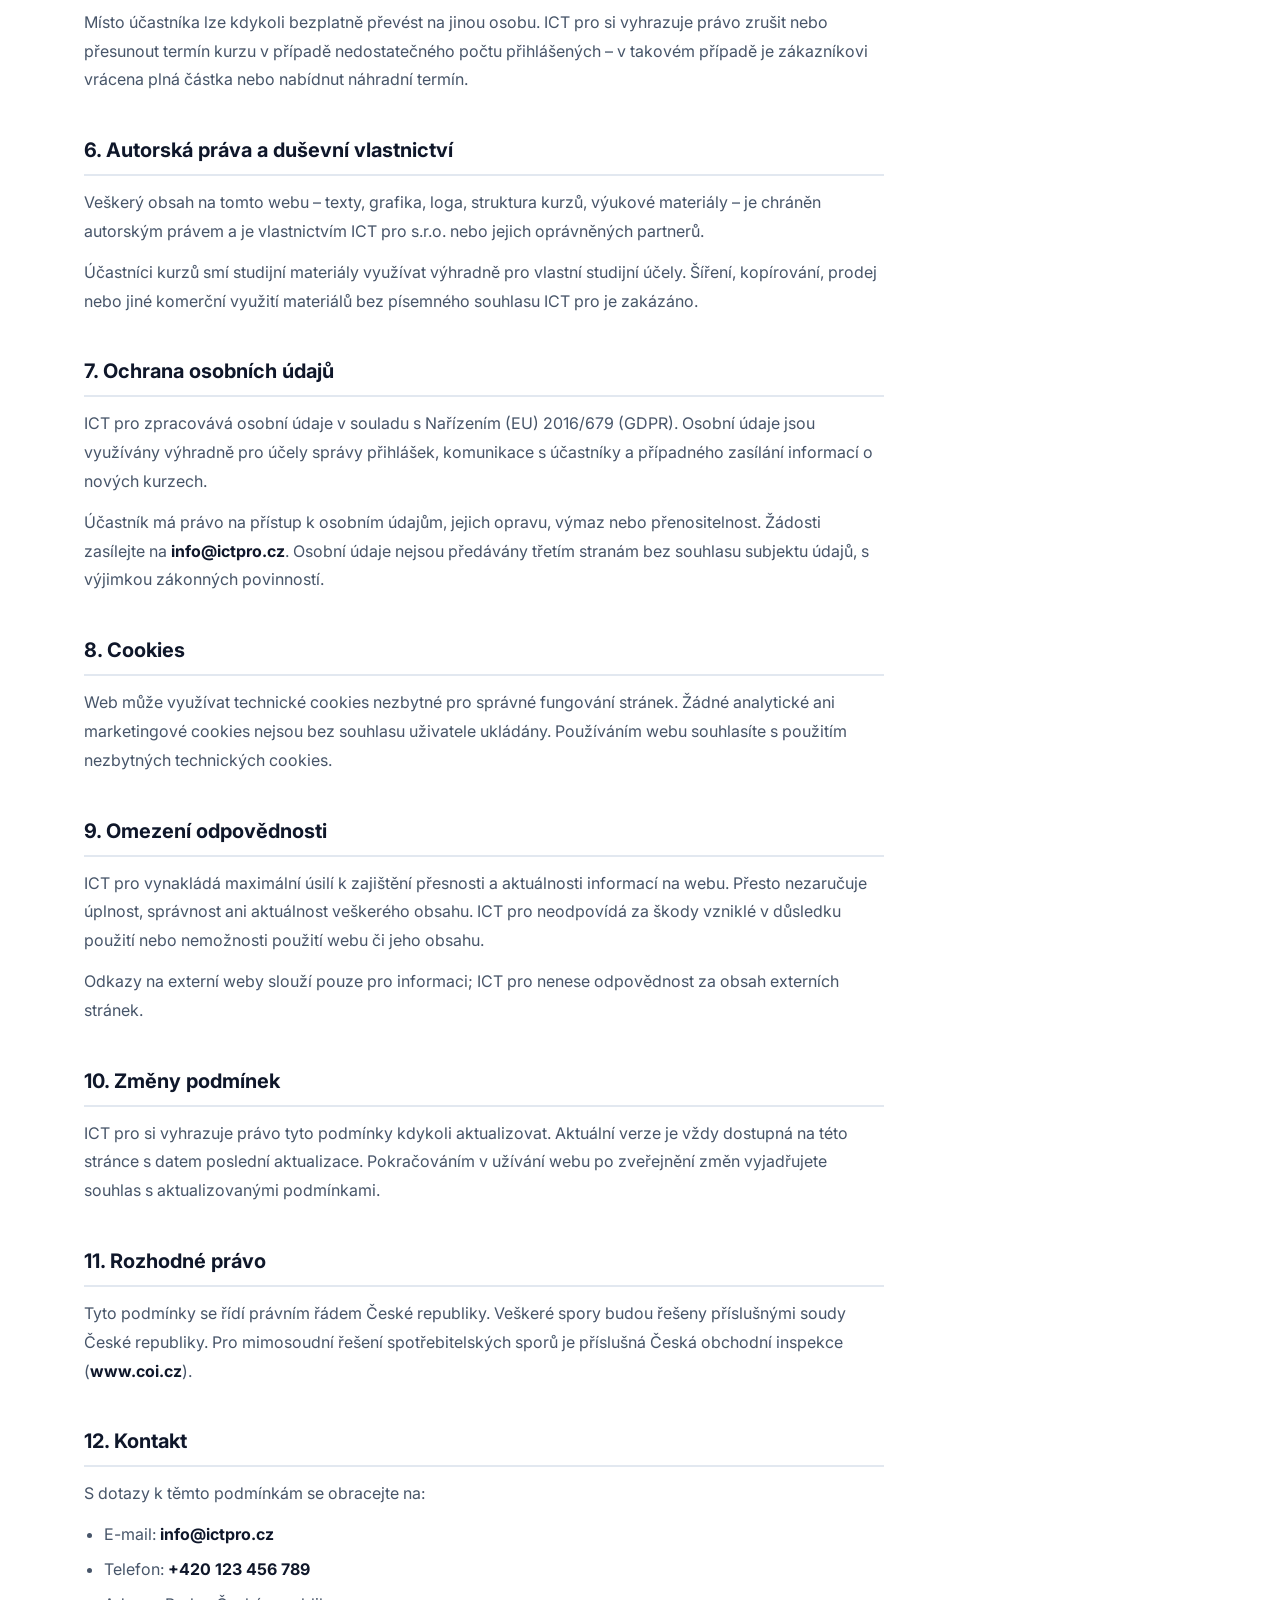
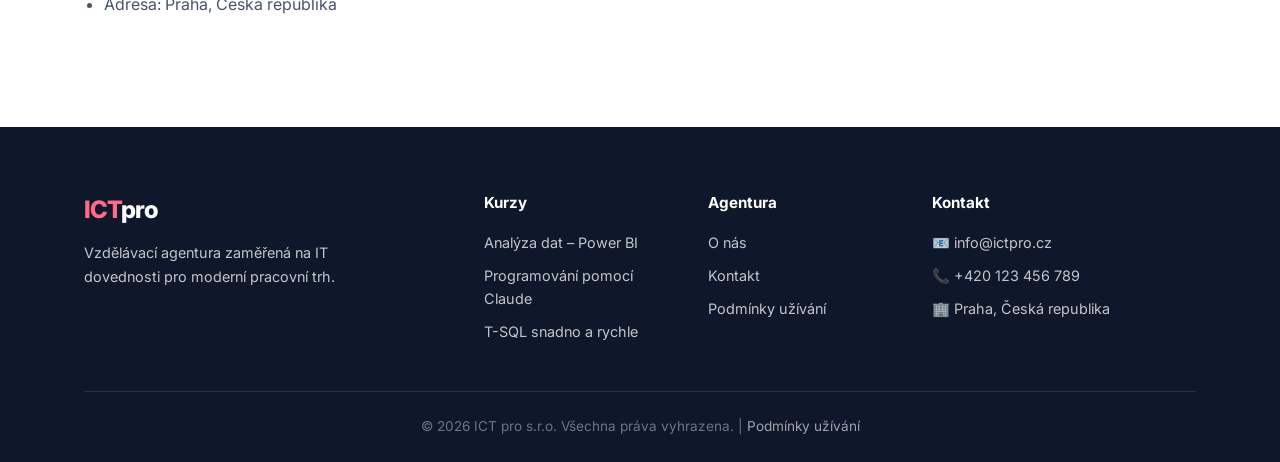
<file: podminky-uzivani.html>
<!DOCTYPE html>
<html lang="cs">
<head>
  <meta charset="UTF-8" />
  <meta name="viewport" content="width=device-width, initial-scale=1.0" />
  <title>Podmínky užívání | ICT pro</title>
  <link rel="stylesheet" href="style.css" />
  <link href="https://fonts.googleapis.com/css2?family=Inter:wght@300;400;500;600;700;800&display=swap" rel="stylesheet" />
  <style>
    .podminky-hero {
      background: linear-gradient(135deg, var(--dark) 0%, var(--dark2) 100%);
      padding: 80px 0 60px;
      color: var(--white);
    }
    .podminky-hero h1 { font-size: clamp(1.8rem, 4vw, 2.8rem); font-weight: 800; margin-bottom: 12px; }
    .podminky-hero p { color: rgba(255,255,255,.65); font-size: 1rem; }

    .podminky-body {
      padding: 64px 0 96px;
    }
    .podminky-content {
      max-width: 800px;
    }
    .podminky-content h2 {
      font-size: 1.25rem;
      font-weight: 700;
      color: var(--dark);
      margin: 40px 0 12px;
      padding-bottom: 8px;
      border-bottom: 2px solid var(--border);
    }
    .podminky-content h2:first-child { margin-top: 0; }
    .podminky-content p { color: var(--mid); line-height: 1.8; margin-bottom: 12px; }
    .podminky-content ul { color: var(--mid); line-height: 1.8; margin: 0 0 12px 20px; list-style: disc; }
    .podminky-content ul li { margin-bottom: 6px; }
    .podminky-content strong { color: var(--dark); }
    .podminky-updated {
      display: inline-block;
      background: var(--light);
      border: 1px solid var(--border);
      border-radius: 8px;
      padding: 8px 16px;
      font-size: .85rem;
      color: var(--mid);
      margin-bottom: 40px;
    }
  </style>
</head>
<body>

  <nav class="navbar">
    <div class="nav-inner">
      <a href="index.html" class="logo"><span class="logo-ict">ICT</span><span class="logo-pro">pro</span></a>
      <ul class="nav-links">
        <li><a href="index.html#kurzy">Kurzy</a></li>
        <li><a href="index.html#o-nas">O nás</a></li>
        <li><a href="index.html#kontakt">Kontakt</a></li>
      </ul>
      <a href="index.html#kurzy" class="btn-nav">Všechny kurzy</a>
      <button class="hamburger" id="hamburger" aria-label="Menu"><span></span><span></span><span></span></button>
    </div>
  </nav>

  <div class="podminky-hero">
    <div class="container">
      <a href="index.html" class="back-link" style="color:rgba(255,255,255,.6);font-size:.9rem;display:inline-block;margin-bottom:20px;">← Zpět na hlavní stránku</a>
      <h1>Podmínky užívání</h1>
      <p>Pravidla pro používání webu a služeb vzdělávací agentury ICT pro</p>
    </div>
  </div>

  <div class="podminky-body">
    <div class="container">
      <div class="podminky-content">
        <span class="podminky-updated">Poslední aktualizace: 5. května 2026</span>

        <h2>1. Provozovatel webu</h2>
        <p>Provozovatelem webových stránek <strong>ictpro.cz</strong> je společnost <strong>ICT pro s.r.o.</strong>, se sídlem v Praze, Česká republika. Kontaktní e-mail: <strong>info@ictpro.cz</strong>.</p>
        <p>Používáním těchto stránek vyjadřujete souhlas s níže uvedenými podmínkami. Pokud s podmínkami nesouhlasíte, prosíme, web nepoužívejte.</p>

        <h2>2. Předmět služeb</h2>
        <p>ICT pro poskytuje vzdělávací kurzy v oblasti informačních technologií, zejména:</p>
        <ul>
          <li>Analýza dat pomocí Microsoft Power BI</li>
          <li>Programování s využitím umělé inteligence (Claude AI)</li>
          <li>Databázový jazyk T-SQL</li>
        </ul>
        <p>Kurzy jsou poskytovány prezenčně i online formou. Aktuální nabídka, termíny a ceny jsou uvedeny na příslušných stránkách kurzů.</p>

        <h2>3. Registrace a přihlášení na kurz</h2>
        <p>Přihlášení na kurz probíhá vyplněním přihlašovacího formuláře na webu nebo zasláním e-mailu na <strong>info@ictpro.cz</strong>. Přihláška je závazná po potvrzení ze strany ICT pro.</p>
        <p>Účastník je povinen uvádět pravdivé a úplné údaje. ICT pro si vyhrazuje právo odmítnout přihlášku bez udání důvodu.</p>

        <h2>4. Platební podmínky</h2>
        <p>Ceny kurzů jsou uvedeny bez DPH. Faktura je vystavena po potvrzení přihlášky. Platba probíhá bezhotovostním převodem na základě vystavené faktury se splatností 14 dní.</p>
        <p>ICT pro umožňuje úhradu ve splátkách – podmínky splátkového plánu jsou dohodnuty individuálně. V případě neuhrazení faktury v termínu si ICT pro vyhrazuje právo rezervaci zrušit.</p>

        <h2>5. Storno podmínky</h2>
        <ul>
          <li><strong>Více než 14 dní před zahájením:</strong> plný storno bez poplatku</li>
          <li><strong>7–14 dní před zahájením:</strong> storno poplatek 50 % ceny kurzu</li>
          <li><strong>Méně než 7 dní před zahájením:</strong> storno poplatek 100 % ceny kurzu</li>
        </ul>
        <p>Místo účastníka lze kdykoli bezplatně převést na jinou osobu. ICT pro si vyhrazuje právo zrušit nebo přesunout termín kurzu v případě nedostatečného počtu přihlášených – v takovém případě je zákazníkovi vrácena plná částka nebo nabídnut náhradní termín.</p>

        <h2>6. Autorská práva a duševní vlastnictví</h2>
        <p>Veškerý obsah na tomto webu – texty, grafika, loga, struktura kurzů, výukové materiály – je chráněn autorským právem a je vlastnictvím ICT pro s.r.o. nebo jejich oprávněných partnerů.</p>
        <p>Účastníci kurzů smí studijní materiály využívat výhradně pro vlastní studijní účely. Šíření, kopírování, prodej nebo jiné komerční využití materiálů bez písemného souhlasu ICT pro je zakázáno.</p>

        <h2>7. Ochrana osobních údajů</h2>
        <p>ICT pro zpracovává osobní údaje v souladu s Nařízením (EU) 2016/679 (GDPR). Osobní údaje jsou využívány výhradně pro účely správy přihlášek, komunikace s účastníky a případného zasílání informací o nových kurzech.</p>
        <p>Účastník má právo na přístup k osobním údajům, jejich opravu, výmaz nebo přenositelnost. Žádosti zasílejte na <strong>info@ictpro.cz</strong>. Osobní údaje nejsou předávány třetím stranám bez souhlasu subjektu údajů, s výjimkou zákonných povinností.</p>

        <h2>8. Cookies</h2>
        <p>Web může využívat technické cookies nezbytné pro správné fungování stránek. Žádné analytické ani marketingové cookies nejsou bez souhlasu uživatele ukládány. Používáním webu souhlasíte s použitím nezbytných technických cookies.</p>

        <h2>9. Omezení odpovědnosti</h2>
        <p>ICT pro vynakládá maximální úsilí k zajištění přesnosti a aktuálnosti informací na webu. Přesto nezaručuje úplnost, správnost ani aktuálnost veškerého obsahu. ICT pro neodpovídá za škody vzniklé v důsledku použití nebo nemožnosti použití webu či jeho obsahu.</p>
        <p>Odkazy na externí weby slouží pouze pro informaci; ICT pro nenese odpovědnost za obsah externích stránek.</p>

        <h2>10. Změny podmínek</h2>
        <p>ICT pro si vyhrazuje právo tyto podmínky kdykoli aktualizovat. Aktuální verze je vždy dostupná na této stránce s datem poslední aktualizace. Pokračováním v užívání webu po zveřejnění změn vyjadřujete souhlas s aktualizovanými podmínkami.</p>

        <h2>11. Rozhodné právo</h2>
        <p>Tyto podmínky se řídí právním řádem České republiky. Veškeré spory budou řešeny příslušnými soudy České republiky. Pro mimosoudní řešení spotřebitelských sporů je příslušná Česká obchodní inspekce (<strong>www.coi.cz</strong>).</p>

        <h2>12. Kontakt</h2>
        <p>S dotazy k těmto podmínkám se obracejte na:</p>
        <ul>
          <li>E-mail: <strong>info@ictpro.cz</strong></li>
          <li>Telefon: <strong>+420 123 456 789</strong></li>
          <li>Adresa: Praha, Česká republika</li>
        </ul>
      </div>
    </div>
  </div>

  <footer class="footer" id="kontakt">
    <div class="container">
      <div class="footer-grid">
        <div class="footer-brand">
          <a href="index.html" class="logo">
            <span class="logo-ict">ICT</span><span class="logo-pro">pro</span>
          </a>
          <p>Vzdělávací agentura zaměřená na IT dovednosti pro moderní pracovní trh.</p>
        </div>
        <div class="footer-col">
          <h4>Kurzy</h4>
          <ul>
            <li><a href="kurz-powerbi.html">Analýza dat – Power BI</a></li>
            <li><a href="kurz-claude.html">Programování pomocí Claude</a></li>
            <li><a href="kurz-tsql.html">T-SQL snadno a rychle</a></li>
          </ul>
        </div>
        <div class="footer-col">
          <h4>Agentura</h4>
          <ul>
            <li><a href="index.html#o-nas">O nás</a></li>
            <li><a href="index.html#kontakt">Kontakt</a></li>
            <li><a href="podminky-uzivani.html">Podmínky užívání</a></li>
          </ul>
        </div>
        <div class="footer-col">
          <h4>Kontakt</h4>
          <ul>
            <li>📧 info@ictpro.cz</li>
            <li>📞 +420 123 456 789</li>
            <li>🏢 Praha, Česká republika</li>
          </ul>
        </div>
      </div>
      <div class="footer-bottom">
        <p>&copy; 2026 ICT pro s.r.o. Všechna práva vyhrazena. | <a href="podminky-uzivani.html" style="color:rgba(255,255,255,.6);">Podmínky užívání</a></p>
      </div>
    </div>
  </footer>

  <script src="main.js"></script>
</body>
</html>
</file>
<file: style.css>
/* ============================================
   ICT pro – Main Stylesheet
   ============================================ */

*, *::before, *::after { box-sizing: border-box; margin: 0; padding: 0; }

:root {
  --blue:   #d50037;
  --blue-light: #fde8ee;
  --purple: #7c3aed;
  --purple-light: #ede9fe;
  --teal:   #0d9488;
  --teal-light: #ccfbf1;
  --dark:   #0f172a;
  --dark2:  #1e293b;
  --mid:    #475569;
  --light:  #f8fafc;
  --white:  #ffffff;
  --border: #e2e8f0;
  --radius: 16px;
  --shadow: 0 4px 24px rgba(15,23,42,.08);
  --shadow-lg: 0 16px 48px rgba(15,23,42,.14);
}

html { scroll-behavior: smooth; }

body {
  font-family: 'Inter', system-ui, sans-serif;
  color: var(--dark);
  background: var(--white);
  line-height: 1.6;
  overflow-x: hidden;
}

a { text-decoration: none; color: inherit; }
ul { list-style: none; }
img { max-width: 100%; }

.container {
  max-width: 1160px;
  margin: 0 auto;
  padding: 0 24px;
}

/* ---- BUTTONS ---- */
.btn-primary {
  display: inline-block;
  background: var(--blue);
  color: var(--white);
  padding: 14px 32px;
  border-radius: 50px;
  font-weight: 600;
  font-size: .95rem;
  transition: background .2s, transform .15s, box-shadow .2s;
  box-shadow: 0 4px 16px rgba(213,0,55,.35);
}
.btn-primary:hover { background: #a2002a; transform: translateY(-2px); box-shadow: 0 8px 24px rgba(213,0,55,.4); }

.btn-ghost {
  display: inline-block;
  color: var(--dark);
  padding: 14px 32px;
  border-radius: 50px;
  font-weight: 600;
  font-size: .95rem;
  border: 2px solid var(--border);
  transition: border-color .2s, color .2s, transform .15s;
}
.btn-ghost:hover { border-color: var(--blue); color: var(--blue); transform: translateY(-2px); }

.btn-large { padding: 18px 44px; font-size: 1.05rem; }

/* ---- NAVBAR ---- */
.navbar {
  position: fixed;
  top: 0; left: 0; right: 0;
  z-index: 100;
  background: rgba(255,255,255,.9);
  backdrop-filter: blur(12px);
  border-bottom: 1px solid var(--border);
  transition: box-shadow .3s;
}
.navbar.scrolled { box-shadow: var(--shadow); }

.nav-inner {
  display: flex;
  align-items: center;
  justify-content: space-between;
  max-width: 1160px;
  margin: 0 auto;
  padding: 0 24px;
  height: 68px;
}

.logo { font-size: 1.5rem; font-weight: 800; letter-spacing: -1px; }
.logo-ict { color: var(--blue); }
.logo-pro { color: var(--dark); }

.nav-links {
  display: flex;
  gap: 36px;
}
.nav-links a {
  font-weight: 500;
  font-size: .95rem;
  color: var(--mid);
  transition: color .2s;
}
.nav-links a:hover { color: var(--blue); }

.btn-nav {
  background: var(--blue);
  color: var(--white);
  padding: 10px 24px;
  border-radius: 50px;
  font-weight: 600;
  font-size: .9rem;
  transition: background .2s, transform .15s;
}
.btn-nav:hover { background: #a2002a; transform: translateY(-1px); }

.hamburger {
  display: none;
  flex-direction: column;
  gap: 5px;
  background: none;
  border: none;
  cursor: pointer;
  padding: 4px;
}
.hamburger span {
  display: block;
  width: 24px; height: 2px;
  background: var(--dark);
  border-radius: 2px;
  transition: transform .3s, opacity .3s;
}

/* ---- HERO ---- */
.hero {
  min-height: 100vh;
  display: flex;
  align-items: center;
  padding: 100px 24px 60px;
  max-width: 1160px;
  margin: 0 auto;
  position: relative;
  gap: 60px;
}

.hero-content { flex: 1; min-width: 0; }
.hero-visual { flex: 0 0 420px; position: relative; display: flex; align-items: center; justify-content: center; }

.badge {
  display: inline-block;
  background: var(--blue-light);
  color: var(--blue);
  padding: 6px 16px;
  border-radius: 50px;
  font-size: .85rem;
  font-weight: 600;
  margin-bottom: 20px;
}

.hero h1 {
  font-size: clamp(2.2rem, 5vw, 3.6rem);
  font-weight: 800;
  line-height: 1.15;
  letter-spacing: -1.5px;
  margin-bottom: 20px;
}

.gradient-text {
  background: linear-gradient(135deg, var(--blue) 0%, var(--purple) 100%);
  -webkit-background-clip: text;
  -webkit-text-fill-color: transparent;
  background-clip: text;
}

.hero-sub {
  font-size: 1.1rem;
  color: var(--mid);
  margin-bottom: 36px;
  max-width: 520px;
}

.hero-cta { display: flex; gap: 16px; flex-wrap: wrap; margin-bottom: 48px; }

.hero-stats {
  display: flex;
  align-items: center;
  gap: 24px;
}
.stat { display: flex; flex-direction: column; }
.stat-num { font-size: 1.6rem; font-weight: 800; color: var(--dark); line-height: 1; }
.stat-label { font-size: .8rem; color: var(--mid); font-weight: 500; }
.stat-divider { width: 1px; height: 36px; background: var(--border); }

/* Hero visual */
.hero-circle {
  width: 340px; height: 340px;
  border-radius: 50%;
  background: linear-gradient(135deg, var(--blue-light) 0%, var(--purple-light) 100%);
  position: absolute;
  z-index: 0;
}

.floating-card {
  position: absolute;
  background: var(--white);
  border-radius: 14px;
  padding: 14px 20px;
  box-shadow: var(--shadow-lg);
  display: flex;
  align-items: center;
  gap: 12px;
  z-index: 2;
  font-weight: 600;
  font-size: .9rem;
  white-space: nowrap;
  animation: float 4s ease-in-out infinite;
  cursor: pointer;
  color: var(--dark);
  border: 2px solid transparent;
  transition: border-color .2s, box-shadow .2s, transform .2s;
}
.floating-card:hover {
  border-color: var(--blue);
  box-shadow: 0 20px 48px rgba(213,0,55,.18);
  animation-play-state: paused;
}
.floating-card .card-icon { font-size: 1.5rem; }

.card-1 { top: 5%; left: -5%; animation-delay: 0s; }
.card-2 { top: 40%; right: -10%; animation-delay: 1.3s; }
.card-3 { bottom: 10%; left: 5%; animation-delay: 2.6s; }

@keyframes float {
  0%, 100% { transform: translateY(0); }
  50% { transform: translateY(-12px); }
}

/* ---- SECTION HEADER ---- */
.section-header { text-align: center; margin-bottom: 56px; }
.section-badge {
  display: inline-block;
  background: var(--blue-light);
  color: var(--blue);
  padding: 6px 16px;
  border-radius: 50px;
  font-size: .85rem;
  font-weight: 600;
  margin-bottom: 16px;
}
.section-header h2 { font-size: 2.4rem; font-weight: 800; letter-spacing: -1px; margin-bottom: 12px; }
.section-header p { font-size: 1.05rem; color: var(--mid); max-width: 540px; margin: 0 auto; }

/* ---- COURSES ---- */
.kurzy { padding: 100px 0; background: var(--light); }

.courses-grid {
  display: grid;
  grid-template-columns: repeat(3, 1fr);
  gap: 28px;
  align-items: start;
}

.course-card {
  background: var(--white);
  border-radius: var(--radius);
  padding: 32px;
  box-shadow: var(--shadow);
  border: 1px solid var(--border);
  position: relative;
  transition: transform .25s, box-shadow .25s;
  display: flex;
  flex-direction: column;
  gap: 20px;
}
.course-card:hover { transform: translateY(-6px); box-shadow: var(--shadow-lg); }

.course-card.featured {
  border: 2px solid var(--purple);
  background: linear-gradient(160deg, #fdf8ff 0%, #fff 40%);
}

.featured-badge {
  position: absolute;
  top: -14px; left: 50%;
  transform: translateX(-50%);
  background: linear-gradient(135deg, var(--purple) 0%, #9333ea 100%);
  color: var(--white);
  padding: 5px 20px;
  border-radius: 50px;
  font-size: .8rem;
  font-weight: 700;
  white-space: nowrap;
}

.course-top { display: flex; align-items: flex-start; justify-content: space-between; gap: 12px; }
.course-icon { font-size: 2.4rem; line-height: 1; }
.course-tags { display: flex; flex-direction: column; gap: 6px; align-items: flex-end; }

.tag {
  display: inline-block;
  padding: 3px 12px;
  border-radius: 50px;
  font-size: .75rem;
  font-weight: 600;
  background: var(--blue-light);
  color: var(--blue);
}
.tag-level {
  background: #f1f5f9;
  color: var(--mid);
}

.course-card[data-color="purple"] .tag { background: var(--purple-light); color: var(--purple); }
.course-card[data-color="teal"]   .tag { background: var(--teal-light);   color: var(--teal); }

.course-card h3 {
  font-size: 1.35rem;
  font-weight: 700;
  line-height: 1.3;
  letter-spacing: -.5px;
}
.course-card h3 strong { display: block; font-size: 1.5rem; }

.course-desc { font-size: .93rem; color: var(--mid); line-height: 1.65; }

.course-topics { display: flex; flex-direction: column; gap: 8px; }
.course-topics li {
  font-size: .88rem;
  color: var(--mid);
  padding-left: 22px;
  position: relative;
}
.course-topics li::before {
  content: '✓';
  position: absolute;
  left: 0;
  color: var(--blue);
  font-weight: 700;
}
.course-card[data-color="purple"] .course-topics li::before { color: var(--purple); }
.course-card[data-color="teal"]   .course-topics li::before { color: var(--teal); }

.course-meta {
  display: flex;
  gap: 14px;
  flex-wrap: wrap;
  padding-top: 4px;
  border-top: 1px solid var(--border);
}
.meta-item { font-size: .82rem; color: var(--mid); font-weight: 500; }

.btn-course {
  display: block;
  text-align: center;
  padding: 14px;
  border-radius: 10px;
  font-weight: 600;
  font-size: .95rem;
  border: 2px solid var(--blue);
  color: var(--blue);
  transition: background .2s, color .2s, transform .15s;
  margin-top: auto;
}
.btn-course:hover { background: var(--blue); color: var(--white); transform: translateY(-2px); }

.btn-course-featured {
  background: linear-gradient(135deg, var(--purple) 0%, #9333ea 100%);
  border-color: transparent;
  color: var(--white);
  box-shadow: 0 4px 16px rgba(124,58,237,.35);
}
.btn-course-featured:hover { background: linear-gradient(135deg, #6d28d9 0%, #7c3aed 100%); color: var(--white); box-shadow: 0 8px 24px rgba(124,58,237,.4); }

/* ---- WHY US ---- */
.why-us { padding: 100px 0; }

.why-grid {
  display: grid;
  grid-template-columns: 1fr 1fr;
  gap: 80px;
  align-items: center;
}

.why-text .section-badge { display: inline-block; }
.why-text h2 { font-size: 2.2rem; font-weight: 800; letter-spacing: -1px; margin: 12px 0 16px; }
.why-text > p { font-size: 1rem; color: var(--mid); margin-bottom: 36px; }

.why-features { display: flex; flex-direction: column; gap: 24px; }
.feature { display: flex; gap: 16px; align-items: flex-start; }
.feature-icon { font-size: 1.5rem; flex-shrink: 0; margin-top: 2px; }
.feature h4 { font-size: 1rem; font-weight: 700; margin-bottom: 4px; }
.feature p { font-size: .9rem; color: var(--mid); }

.testimonial-stack { position: relative; }
.testimonial {
  background: var(--white);
  border: 1px solid var(--border);
  border-radius: var(--radius);
  padding: 28px;
  box-shadow: var(--shadow);
}
.testimonial-2 {
  margin-top: -20px;
  margin-left: 32px;
  position: relative;
  z-index: 1;
}
.stars { color: #f59e0b; font-size: 1rem; margin-bottom: 12px; letter-spacing: 2px; }
.testimonial p { font-size: .93rem; color: var(--mid); font-style: italic; margin-bottom: 16px; }
.testimonial-author { display: flex; align-items: center; gap: 12px; }
.author-avatar {
  width: 40px; height: 40px;
  border-radius: 50%;
  background: linear-gradient(135deg, var(--blue) 0%, var(--purple) 100%);
  color: var(--white);
  font-weight: 700;
  font-size: .85rem;
  display: flex;
  align-items: center;
  justify-content: center;
  flex-shrink: 0;
}
.testimonial-author strong { font-size: .9rem; }
.testimonial-author small { color: var(--mid); font-size: .8rem; }

/* ---- CTA BANNER ---- */
.cta-banner {
  padding: 80px 0;
  background: linear-gradient(135deg, var(--blue) 0%, var(--purple) 100%);
}
.cta-inner { text-align: center; }
.cta-inner h2 { font-size: 2.4rem; font-weight: 800; color: var(--white); margin-bottom: 12px; letter-spacing: -1px; }
.cta-inner p { font-size: 1.05rem; color: rgba(255,255,255,.8); margin-bottom: 32px; }
.cta-inner .btn-primary {
  background: var(--white);
  color: var(--blue);
  box-shadow: 0 4px 20px rgba(0,0,0,.2);
}
.cta-inner .btn-primary:hover { background: #f1f5f9; transform: translateY(-3px); }

/* ---- FOOTER ---- */
.footer { background: var(--dark); color: rgba(255,255,255,.75); padding: 64px 0 0; }

.footer-grid {
  display: grid;
  grid-template-columns: 2fr 1fr 1fr 1.5fr;
  gap: 48px;
  margin-bottom: 48px;
}

.footer-brand p { font-size: .9rem; margin-top: 12px; line-height: 1.7; max-width: 260px; }
.footer-brand .logo-ict { color: #ff6b85; }
.footer-brand .logo-pro { color: var(--white); }

.footer-col h4 { color: var(--white); font-size: .95rem; font-weight: 700; margin-bottom: 16px; }
.footer-col ul { display: flex; flex-direction: column; gap: 10px; }
.footer-col a { font-size: .9rem; transition: color .2s; }
.footer-col a:hover { color: var(--white); }
.footer-col li { font-size: .9rem; }

.footer-bottom {
  border-top: 1px solid rgba(255,255,255,.1);
  padding: 24px 0;
  text-align: center;
  font-size: .85rem;
  color: rgba(255,255,255,.4);
}

/* ---- RESPONSIVE ---- */
@media (max-width: 1024px) {
  .courses-grid { grid-template-columns: 1fr; max-width: 560px; margin: 0 auto; }
  .hero { flex-direction: column; text-align: center; }
  .hero-visual { display: none; }
  .hero-stats { justify-content: center; }
  .hero-cta { justify-content: center; }
  .hero-sub { margin: 0 auto 36px; }
  .why-grid { grid-template-columns: 1fr; gap: 48px; }
  .footer-grid { grid-template-columns: 1fr 1fr; }
}

@media (max-width: 640px) {
  .nav-links, .btn-nav { display: none; }
  .hamburger { display: flex; }
  .nav-links.open {
    display: flex;
    flex-direction: column;
    position: fixed;
    top: 68px; left: 0; right: 0;
    background: var(--white);
    padding: 24px;
    gap: 16px;
    border-bottom: 1px solid var(--border);
    box-shadow: var(--shadow);
  }
  .nav-links.open + .btn-nav { display: block; }
  .section-header h2 { font-size: 1.8rem; }
  .footer-grid { grid-template-columns: 1fr; gap: 32px; }
  .cta-inner h2 { font-size: 1.8rem; }
}
</file>
<file: kurz.css>
/* ============================================
   ICT pro – Course Page Stylesheet
   ============================================ */

.back-link {
  display: inline-block;
  color: rgba(255,255,255,.8);
  font-size: .9rem;
  font-weight: 500;
  margin-bottom: 32px;
  transition: color .2s;
}
.back-link:hover { color: #fff; }

/* ---- COURSE HERO ---- */
.kurz-hero {
  padding: 120px 0 64px;
  color: var(--white);
}
.kurz-hero-blue   { background: linear-gradient(135deg, #a2002a 0%, #d50037 60%, #f0244f 100%); }
.kurz-hero-purple { background: linear-gradient(135deg, #5b21b6 0%, #7c3aed 60%, #9333ea 100%); }
.kurz-hero-teal   { background: linear-gradient(135deg, #0f766e 0%, #0d9488 60%, #14b8a6 100%); }

.kurz-hero-content {
  display: flex;
  gap: 40px;
  align-items: flex-start;
}

.kurz-icon-big {
  font-size: 5rem;
  line-height: 1;
  flex-shrink: 0;
  margin-top: 8px;
}

.kurz-tags {
  display: flex;
  gap: 8px;
  flex-wrap: wrap;
  margin-bottom: 16px;
}

.kurz-hero .tag {
  background: rgba(255,255,255,.2);
  color: var(--white);
  padding: 4px 14px;
  border-radius: 50px;
  font-size: .8rem;
  font-weight: 600;
}
.kurz-hero .tag-level {
  background: rgba(255,255,255,.12);
  color: rgba(255,255,255,.85);
}

.kurz-hero h1 {
  font-size: clamp(2rem, 4vw, 3rem);
  font-weight: 700;
  letter-spacing: -1px;
  line-height: 1.15;
  margin-bottom: 16px;
}
.kurz-hero h1 strong { font-size: 1.15em; display: block; }

.kurz-sub {
  font-size: 1.05rem;
  color: rgba(255,255,255,.85);
  max-width: 580px;
  margin-bottom: 28px;
  line-height: 1.7;
}

.kurz-meta-bar {
  display: flex;
  gap: 20px;
  flex-wrap: wrap;
  margin-bottom: 28px;
  font-size: .88rem;
  color: rgba(255,255,255,.8);
  font-weight: 500;
}

/* Override hero buttons in kurz hero */
.kurz-hero .btn-ghost {
  border-color: rgba(255,255,255,.5);
  color: var(--white);
}
.kurz-hero .btn-ghost:hover {
  border-color: var(--white);
  color: var(--white);
  background: rgba(255,255,255,.1);
}

.btn-purple {
  background: var(--purple) !important;
  box-shadow: 0 4px 16px rgba(124,58,237,.45) !important;
}
.btn-purple:hover { background: #6d28d9 !important; }

.btn-teal {
  background: var(--teal) !important;
  box-shadow: 0 4px 16px rgba(13,148,136,.45) !important;
}
.btn-teal:hover { background: #0f766e !important; }

/* ---- COURSE BODY LAYOUT ---- */
.kurz-body { padding: 64px 0 100px; background: var(--light); }

.kurz-layout {
  display: grid;
  grid-template-columns: 1fr 320px;
  gap: 40px;
  align-items: start;
}

.kurz-main { display: flex; flex-direction: column; gap: 48px; }

.kurz-section {
  background: var(--white);
  border-radius: var(--radius);
  padding: 36px;
  border: 1px solid var(--border);
  box-shadow: var(--shadow);
}

.kurz-section h2 {
  font-size: 1.5rem;
  font-weight: 800;
  letter-spacing: -.5px;
  margin-bottom: 24px;
  color: var(--dark);
}

/* ---- OUTCOMES ---- */
.outcomes-grid {
  display: grid;
  grid-template-columns: 1fr 1fr;
  gap: 14px;
}

.outcome {
  display: flex;
  align-items: flex-start;
  gap: 12px;
  padding: 14px 16px;
  background: var(--blue-light);
  border-radius: 10px;
  font-size: .9rem;
  font-weight: 500;
  color: #7f0020;
}
.outcome span { font-size: 1.2rem; flex-shrink: 0; }

.outcome-purple { background: var(--purple-light); color: #4c1d95; }
.outcome-teal   { background: var(--teal-light); color: #134e4a; }

/* ---- MODULES ---- */
.modules { display: flex; flex-direction: column; gap: 0; }

.module {
  display: flex;
  gap: 20px;
  padding: 20px 0;
  border-bottom: 1px solid var(--border);
  align-items: flex-start;
}
.module:last-child { border-bottom: none; padding-bottom: 0; }
.module:first-child { padding-top: 0; }

.module-num {
  font-size: 1.6rem;
  font-weight: 800;
  color: var(--blue);
  opacity: .25;
  line-height: 1;
  flex-shrink: 0;
  min-width: 36px;
}
.module-purple .module-num { color: var(--purple); }
.module-teal   .module-num { color: var(--teal); }

.module-content h4 { font-size: 1rem; font-weight: 700; margin-bottom: 4px; }
.module-content p  { font-size: .88rem; color: var(--mid); line-height: 1.6; }

/* ---- FOR WHO ---- */
.for-who { display: flex; flex-direction: column; gap: 12px; }
.for-who li {
  padding: 12px 16px;
  background: var(--light);
  border-radius: 10px;
  font-size: .93rem;
  color: var(--mid);
  border-left: 3px solid var(--blue);
}

/* ---- SIDEBAR ---- */
.kurz-sidebar { position: sticky; top: 88px; }

.sidebar-card {
  background: var(--white);
  border-radius: var(--radius);
  padding: 28px;
  border: 2px solid var(--blue);
  box-shadow: var(--shadow-lg);
}
.sidebar-card-purple { border-color: var(--purple); }
.sidebar-card-teal   { border-color: var(--teal); }

.price-label { font-size: .8rem; font-weight: 600; color: var(--mid); text-transform: uppercase; letter-spacing: 1px; }
.price { font-size: 2.2rem; font-weight: 800; color: var(--dark); line-height: 1.1; margin: 4px 0 2px; }
.price-note { font-size: .8rem; color: var(--mid); }

.sidebar-details { margin-top: 24px; display: flex; flex-direction: column; gap: 10px; }
.sd-row {
  display: flex;
  justify-content: space-between;
  align-items: center;
  font-size: .88rem;
  padding: 8px 0;
  border-bottom: 1px solid var(--border);
  color: var(--mid);
}
.sd-row:last-child { border-bottom: none; }
.sd-row strong { color: var(--dark); font-weight: 600; }

.sidebar-other {
  margin-top: 20px;
  background: var(--white);
  border-radius: var(--radius);
  padding: 20px;
  border: 1px solid var(--border);
}
.sidebar-other h4 { font-size: .85rem; font-weight: 700; margin-bottom: 12px; color: var(--mid); text-transform: uppercase; letter-spacing: .5px; }

.other-course {
  display: block;
  padding: 10px 14px;
  border-radius: 8px;
  font-size: .9rem;
  font-weight: 500;
  color: var(--dark);
  transition: background .2s, color .2s;
  margin-bottom: 6px;
}
.other-course:last-child { margin-bottom: 0; }
.other-course:hover { background: var(--light); color: var(--blue); }

/* ---- TERMÍNY ---- */
.terminy-note {
  font-size: .93rem;
  color: var(--mid);
  margin-bottom: 20px;
}

.terminy { display: flex; flex-direction: column; gap: 12px; }

.termin {
  display: flex;
  align-items: center;
  gap: 20px;
  padding: 18px 20px;
  border-radius: 12px;
  border: 1px solid var(--border);
  background: var(--light);
  transition: box-shadow .2s, border-color .2s;
}
.termin:hover { box-shadow: var(--shadow); border-color: var(--blue); }

.termin-date {
  display: flex;
  flex-direction: column;
  min-width: 96px;
  flex-shrink: 0;
}
.termin-day {
  font-size: 1.15rem;
  font-weight: 800;
  color: var(--dark);
  line-height: 1.1;
}
.termin-month {
  font-size: .8rem;
  color: var(--mid);
  font-weight: 500;
}

.termin-info {
  display: flex;
  flex-direction: column;
  gap: 4px;
  flex: 1;
}
.termin-info strong { font-size: .93rem; color: var(--dark); }

.termin-spots { font-size: .8rem; font-weight: 600; }
.spots-ok  { color: #16a34a; }
.spots-few { color: #d97706; }

.btn-termin {
  display: inline-block;
  padding: 9px 20px;
  border-radius: 8px;
  font-size: .88rem;
  font-weight: 600;
  background: var(--blue);
  color: var(--white);
  white-space: nowrap;
  flex-shrink: 0;
  transition: background .2s, transform .15s;
}
.btn-termin:hover { background: #a2002a; transform: translateY(-1px); }

.btn-termin-purple { background: var(--purple); }
.btn-termin-purple:hover { background: #6d28d9; }

.btn-termin-teal { background: var(--teal); }
.btn-termin-teal:hover { background: #0f766e; }

/* ---- RESPONSIVE ---- */
@media (max-width: 900px) {
  .kurz-layout { grid-template-columns: 1fr; }
  .kurz-sidebar { position: static; }
  .outcomes-grid { grid-template-columns: 1fr; }
  .kurz-hero-content { flex-direction: column; gap: 16px; }
  .kurz-icon-big { font-size: 3.5rem; }
}

@media (max-width: 640px) {
  .kurz-hero { padding: 100px 0 48px; }
  .kurz-section { padding: 24px; }
  .termin { flex-wrap: wrap; gap: 12px; }
  .btn-termin { width: 100%; text-align: center; }
}
</file>
